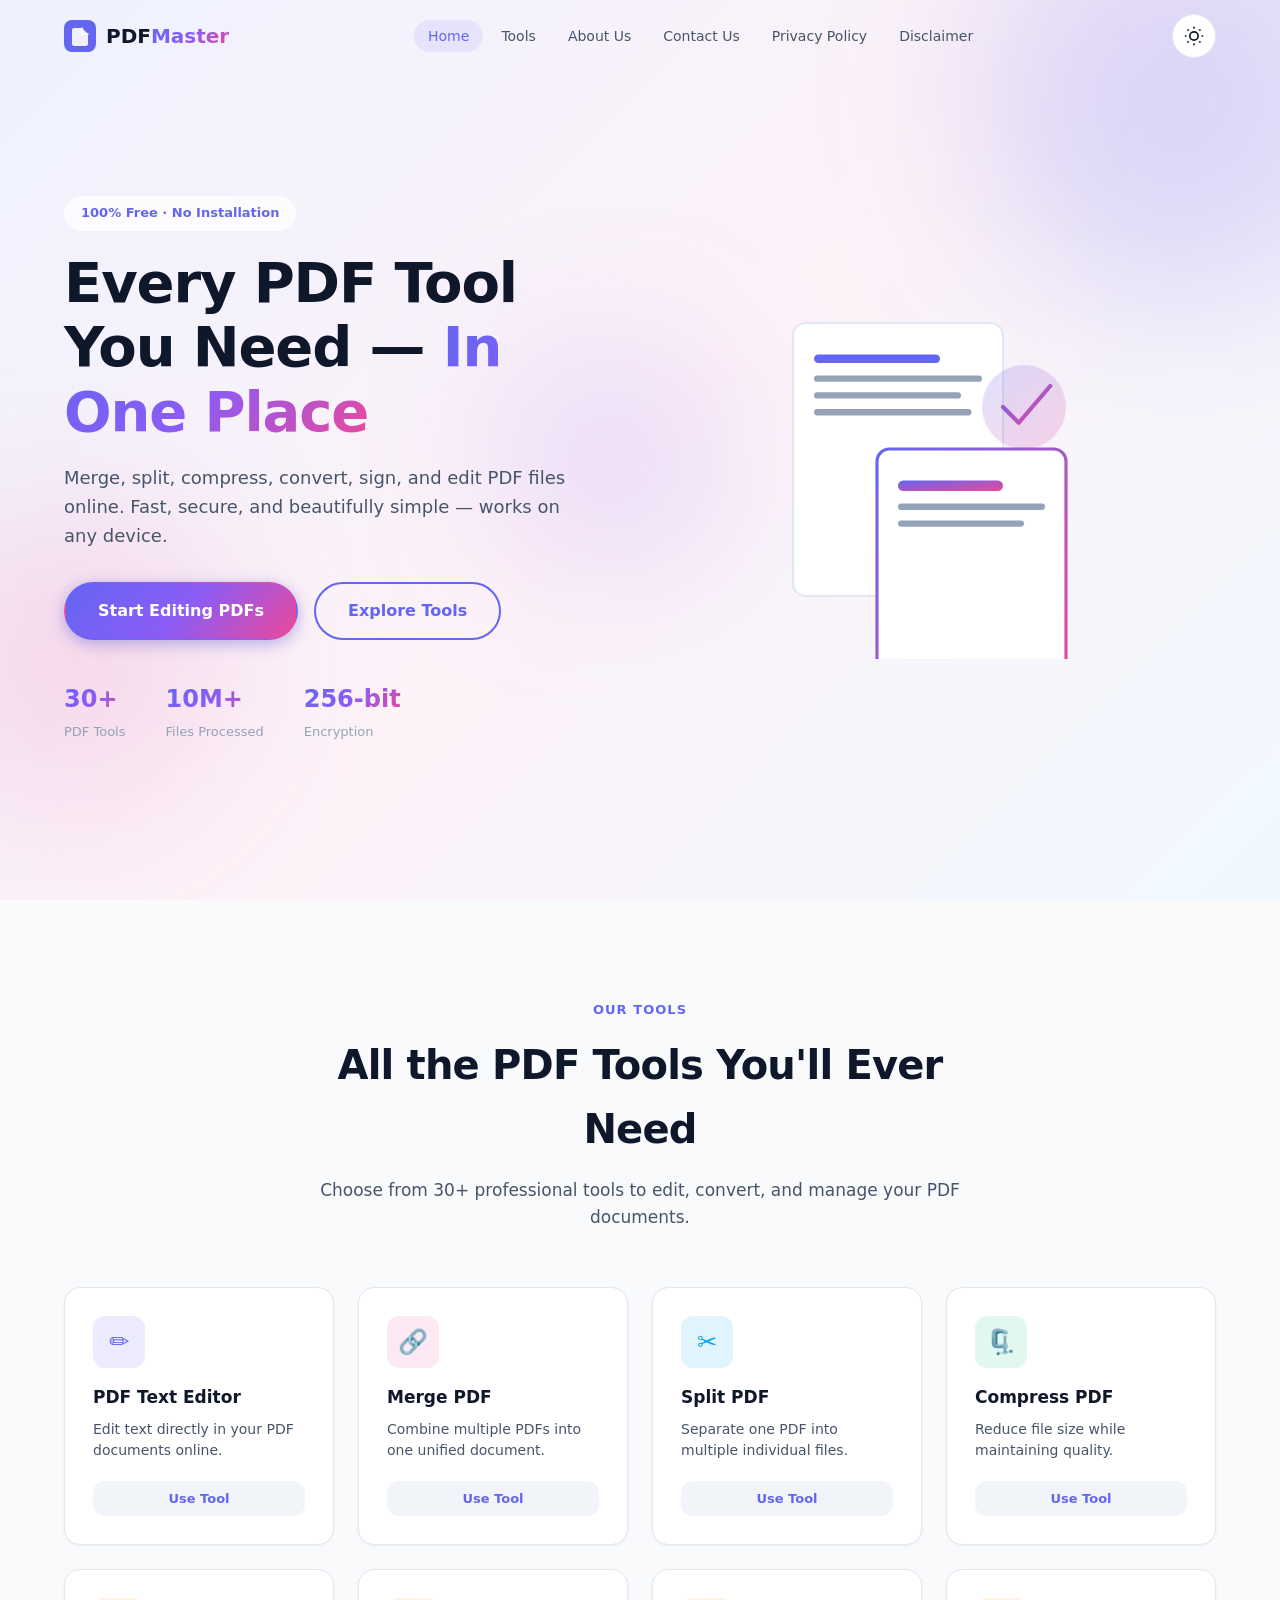
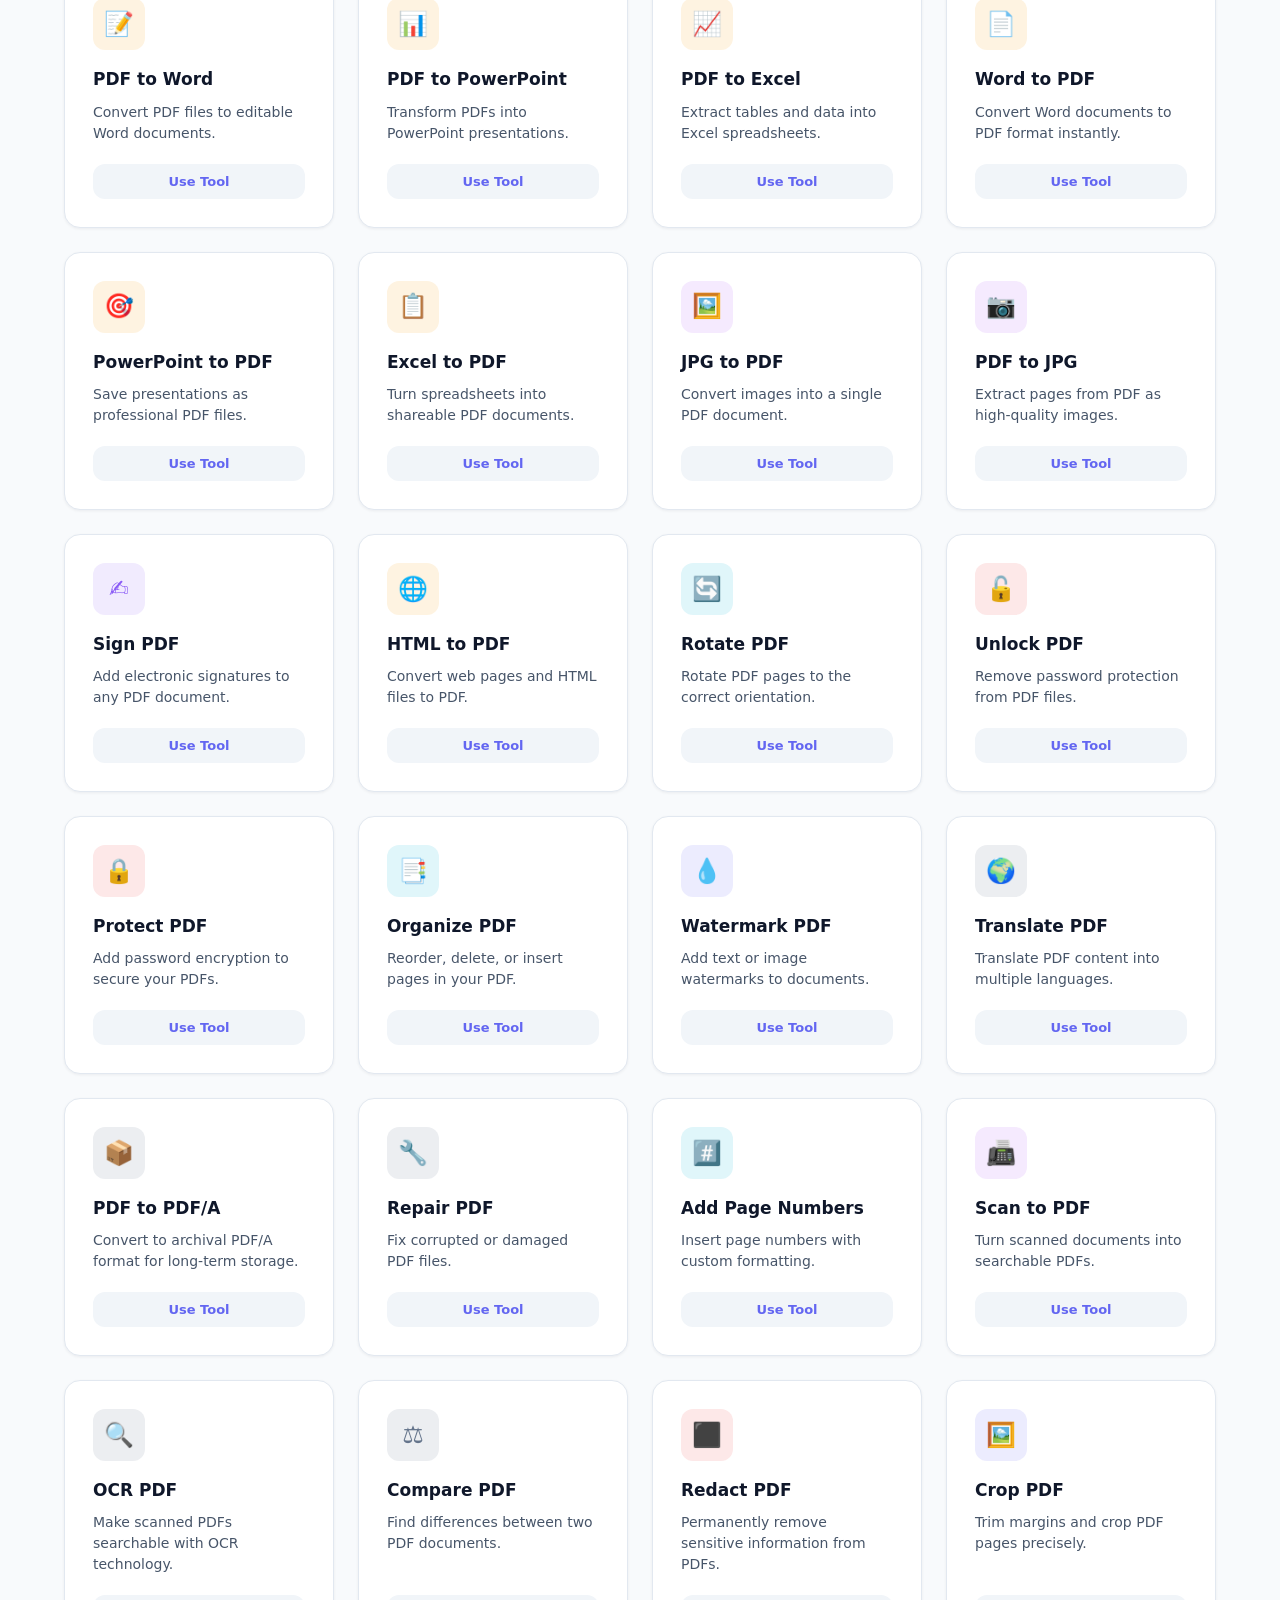
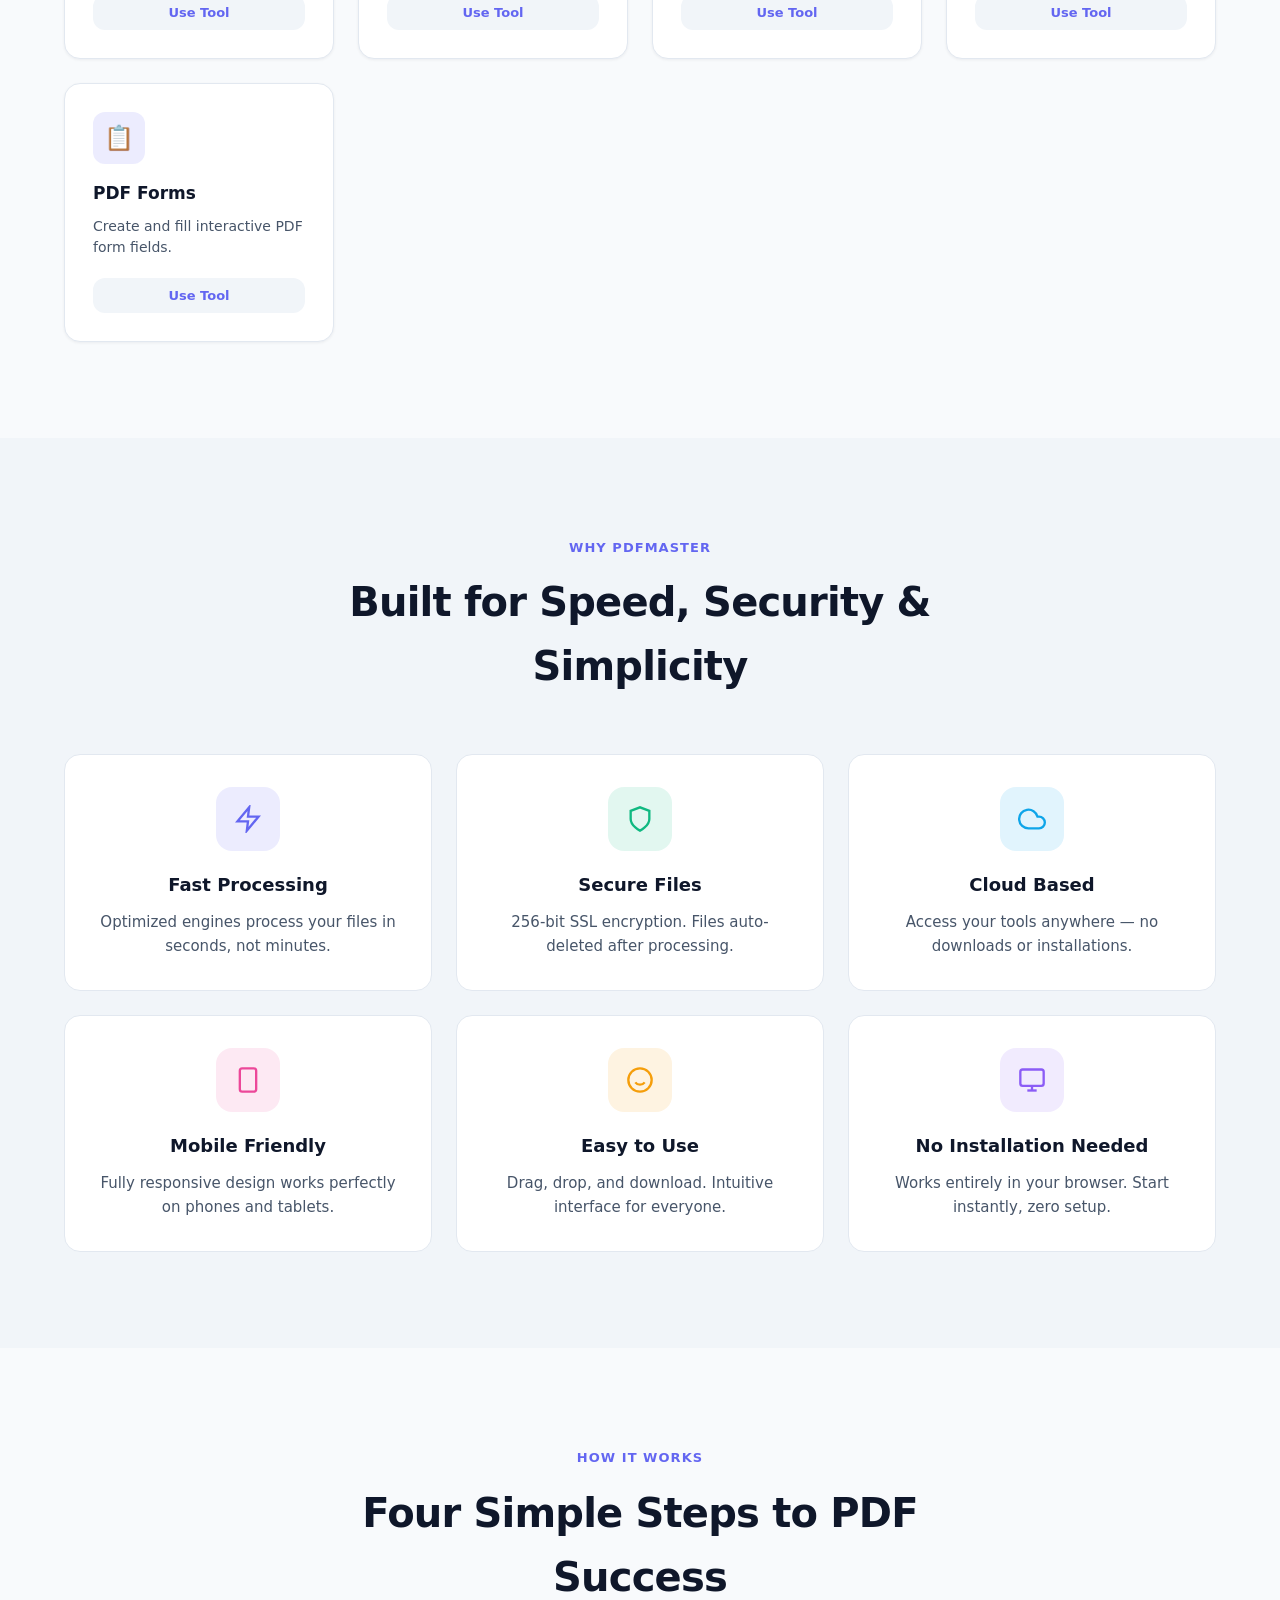
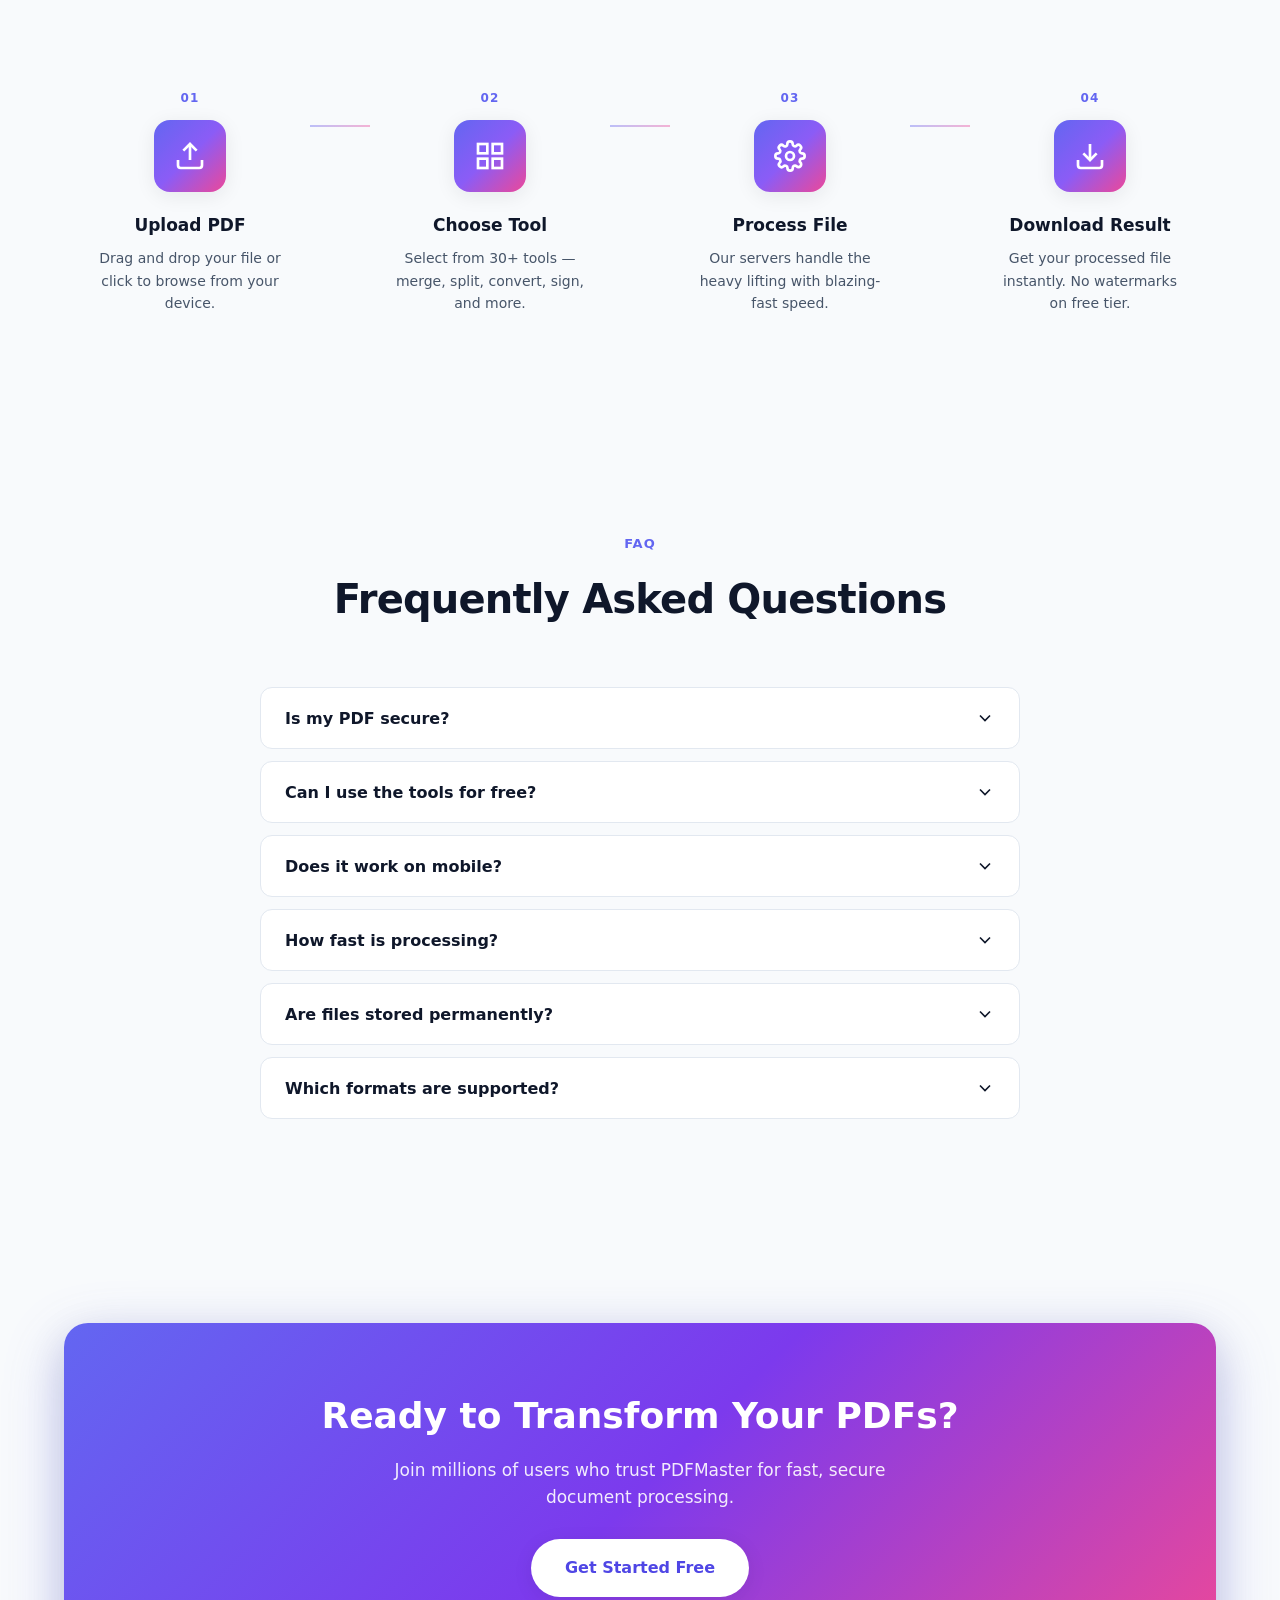
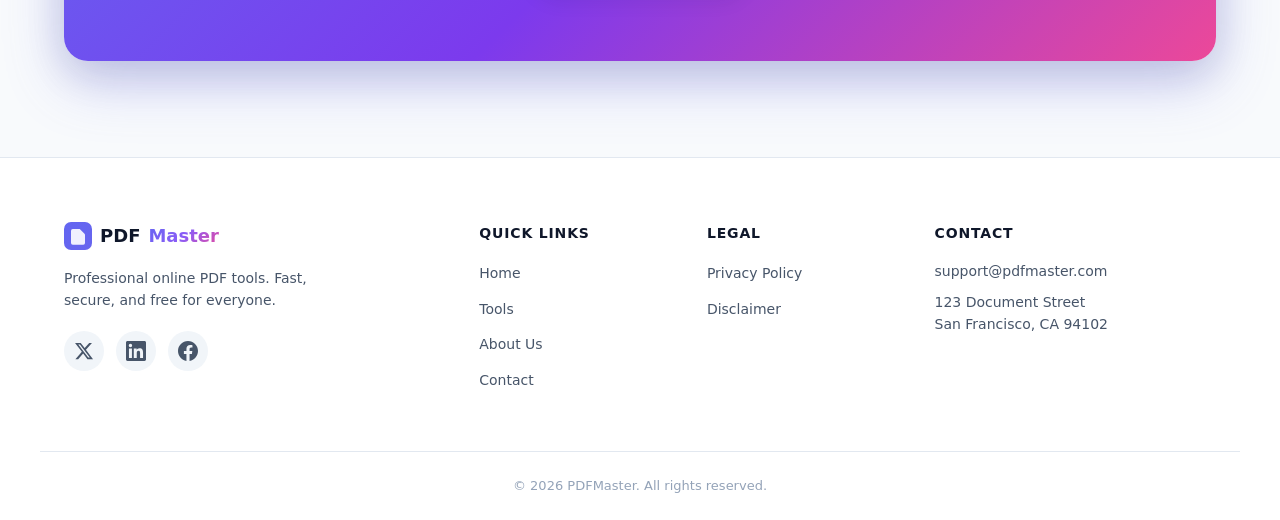
<file: index.html>
<!DOCTYPE html>
<html lang="en" data-theme="light">
<head>
  <meta charset="UTF-8">
  <meta name="viewport" content="width=device-width, initial-scale=1.0">
  <meta name="description" content="PDFMaster — Free online PDF tools. Merge, split, compress, convert, sign, and edit PDFs securely in your browser.">
  <meta name="keywords" content="PDF editor, merge PDF, split PDF, compress PDF, convert PDF, online PDF tools">
  <meta name="author" content="PDFMaster">
  <meta name="robots" content="index, follow">
  <title>PDFMaster — Free Online PDF Tools</title>
  <link rel="stylesheet" href="style.css">
  <link rel="icon" href="data:image/svg+xml,<svg xmlns='http://www.w3.org/2000/svg' viewBox='0 0 100 100'><text y='.9em' font-size='90'>📄</text></svg>">
</head>
<body>
  <!-- Sticky Navigation -->
  <header class="header" id="header">
    <nav class="nav container" aria-label="Main navigation">
      <a href="index.html" class="nav__logo" aria-label="PDFMaster Home">
        <span class="nav__logo-icon" aria-hidden="true">
          <svg width="32" height="32" viewBox="0 0 32 32" fill="none"><rect width="32" height="32" rx="8" fill="url(#logoGrad)"/><path d="M10 8h8l6 6v10a2 2 0 01-2 2H10a2 2 0 01-2-2V10a2 2 0 012-2z" fill="white" opacity=".9"/><path d="M18 8v6h6" stroke="white" stroke-width="1.5" stroke-linecap="round"/><defs><linearGradient id="logoGrad" x1="0" y1="0" x2="32" y2="32"><stop stop-color="#6366f1"/><stop offset="1" stop-color="#ec4899"/></linearGradient></defs></svg>
        </span>
        <span class="nav__logo-text">PDF<span class="text-gradient">Master</span></span>
      </a>

      <ul class="nav__menu" id="navMenu">
        <li><a href="index.html" class="nav__link active">Home</a></li>
        <li><a href="#tools" class="nav__link">Tools</a></li>
        <li><a href="about.html" class="nav__link">About Us</a></li>
        <li><a href="contact.html" class="nav__link">Contact Us</a></li>
        <li><a href="privacy-policy.html" class="nav__link">Privacy Policy</a></li>
        <li><a href="disclaimer.html" class="nav__link">Disclaimer</a></li>
      </ul>

      <div class="nav__actions">
        <button class="theme-toggle" id="themeToggle" aria-label="Toggle dark mode" title="Toggle theme">
          <svg class="icon-sun" width="20" height="20" viewBox="0 0 24 24" fill="none" stroke="currentColor" stroke-width="2"><circle cx="12" cy="12" r="5"/><path d="M12 1v2M12 21v2M4.22 4.22l1.42 1.42M18.36 18.36l1.42 1.42M1 12h2M21 12h2M4.22 19.78l1.42-1.42M18.36 5.64l1.42-1.42"/></svg>
          <svg class="icon-moon" width="20" height="20" viewBox="0 0 24 24" fill="none" stroke="currentColor" stroke-width="2"><path d="M21 12.79A9 9 0 1111.21 3 7 7 0 0021 12.79z"/></svg>
        </button>
        <button class="nav__hamburger" id="navToggle" aria-label="Open menu" aria-expanded="false">
          <span></span><span></span><span></span>
        </button>
      </div>
    </nav>
  </header>

  <main>
    <!-- Hero Section -->
    <section class="hero" id="home">
      <div class="hero__bg-shapes" aria-hidden="true">
        <div class="shape shape--1"></div>
        <div class="shape shape--2"></div>
        <div class="shape shape--3"></div>
      </div>
      <div class="container hero__grid">
        <div class="hero__content reveal">
          <span class="hero__badge">100% Free · No Installation</span>
          <h1 class="hero__title">Every PDF Tool You Need — <span class="text-gradient">In One Place</span></h1>
          <p class="hero__desc">Merge, split, compress, convert, sign, and edit PDF files online. Fast, secure, and beautifully simple — works on any device.</p>
          <div class="hero__cta">
            <a href="#tools" class="btn btn--primary btn--lg">Start Editing PDFs</a>
            <a href="#tools" class="btn btn--outline btn--lg">Explore Tools</a>
          </div>
          <div class="hero__stats">
            <div class="hero__stat"><strong>30+</strong><span>PDF Tools</span></div>
            <div class="hero__stat"><strong>10M+</strong><span>Files Processed</span></div>
            <div class="hero__stat"><strong>256-bit</strong><span>Encryption</span></div>
          </div>
        </div>
        <div class="hero__visual reveal reveal--delay">
          <div class="hero__illustration">
            <svg viewBox="0 0 400 360" fill="none" xmlns="http://www.w3.org/2000/svg" aria-hidden="true">
              <rect x="60" y="40" width="200" height="260" rx="12" fill="var(--card-bg)" stroke="var(--border)" stroke-width="2"/>
              <rect x="80" y="70" width="120" height="8" rx="4" fill="var(--primary)"/>
              <rect x="80" y="90" width="160" height="6" rx="3" fill="var(--text-muted)"/>
              <rect x="80" y="106" width="140" height="6" rx="3" fill="var(--text-muted)"/>
              <rect x="80" y="122" width="150" height="6" rx="3" fill="var(--text-muted)"/>
              <rect x="140" y="160" width="180" height="240" rx="12" fill="var(--card-bg)" stroke="url(#heroGrad)" stroke-width="3" class="hero-doc-float"/>
              <rect x="160" y="190" width="100" height="10" rx="5" fill="url(#heroGrad)"/>
              <rect x="160" y="212" width="140" height="6" rx="3" fill="var(--text-muted)"/>
              <rect x="160" y="228" width="120" height="6" rx="3" fill="var(--text-muted)"/>
              <circle cx="280" cy="120" r="40" fill="url(#heroGrad)" opacity=".2"/>
              <path d="M260 120l15 15 30-35" stroke="url(#heroGrad)" stroke-width="4" stroke-linecap="round" stroke-linejoin="round"/>
              <defs><linearGradient id="heroGrad" x1="0" y1="0" x2="1" y2="1"><stop stop-color="#6366f1"/><stop offset="1" stop-color="#ec4899"/></linearGradient></defs>
            </svg>
          </div>
        </div>
      </div>
    </section>

    <!-- PDF Tools Section -->
    <section class="tools section" id="tools">
      <div class="container">
        <div class="section__header reveal">
          <span class="section__label">Our Tools</span>
          <h2 class="section__title">All the PDF Tools You'll Ever Need</h2>
          <p class="section__desc">Choose from 30+ professional tools to edit, convert, and manage your PDF documents.</p>
        </div>
        <div class="tools__grid" id="toolsGrid">
          <!-- Tools injected by script.js for maintainability; fallback in HTML -->
        </div>
      </div>
    </section>

    <!-- Features Section -->
    <section class="features section" id="features">
      <div class="container">
        <div class="section__header reveal">
          <span class="section__label">Why PDFMaster</span>
          <h2 class="section__title">Built for Speed, Security & Simplicity</h2>
        </div>
        <div class="features__grid">
          <article class="feature-card reveal">
            <div class="feature-card__icon feature-card__icon--speed">
              <svg width="28" height="28" viewBox="0 0 24 24" fill="none" stroke="currentColor" stroke-width="2"><path d="M13 2L3 14h9l-1 8 10-12h-9l1-8z"/></svg>
            </div>
            <h3>Fast Processing</h3>
            <p>Optimized engines process your files in seconds, not minutes.</p>
          </article>
          <article class="feature-card reveal reveal--delay">
            <div class="feature-card__icon feature-card__icon--secure">
              <svg width="28" height="28" viewBox="0 0 24 24" fill="none" stroke="currentColor" stroke-width="2"><path d="M12 22s8-4 8-10V5l-8-3-8 3v7c0 6 8 10 8 10z"/></svg>
            </div>
            <h3>Secure Files</h3>
            <p>256-bit SSL encryption. Files auto-deleted after processing.</p>
          </article>
          <article class="feature-card reveal reveal--delay-2">
            <div class="feature-card__icon feature-card__icon--cloud">
              <svg width="28" height="28" viewBox="0 0 24 24" fill="none" stroke="currentColor" stroke-width="2"><path d="M18 10h-1.26A8 8 0 109 20h9a5 5 0 000-10z"/></svg>
            </div>
            <h3>Cloud Based</h3>
            <p>Access your tools anywhere — no downloads or installations.</p>
          </article>
          <article class="feature-card reveal">
            <div class="feature-card__icon feature-card__icon--mobile">
              <svg width="28" height="28" viewBox="0 0 24 24" fill="none" stroke="currentColor" stroke-width="2"><rect x="5" y="2" width="14" height="20" rx="2"/><line x1="12" y1="18" x2="12.01" y2="18"/></svg>
            </div>
            <h3>Mobile Friendly</h3>
            <p>Fully responsive design works perfectly on phones and tablets.</p>
          </article>
          <article class="feature-card reveal reveal--delay">
            <div class="feature-card__icon feature-card__icon--easy">
              <svg width="28" height="28" viewBox="0 0 24 24" fill="none" stroke="currentColor" stroke-width="2"><circle cx="12" cy="12" r="10"/><path d="M8 14s1.5 2 4 2 4-2 4-2"/><line x1="9" y1="9" x2="9.01" y2="9"/><line x1="15" y1="9" x2="15.01" y2="9"/></svg>
            </div>
            <h3>Easy to Use</h3>
            <p>Drag, drop, and download. Intuitive interface for everyone.</p>
          </article>
          <article class="feature-card reveal reveal--delay-2">
            <div class="feature-card__icon feature-card__icon--install">
              <svg width="28" height="28" viewBox="0 0 24 24" fill="none" stroke="currentColor" stroke-width="2"><rect x="2" y="3" width="20" height="14" rx="2"/><line x1="8" y1="21" x2="16" y2="21"/><line x1="12" y1="17" x2="12" y2="21"/></svg>
            </div>
            <h3>No Installation Needed</h3>
            <p>Works entirely in your browser. Start instantly, zero setup.</p>
          </article>
        </div>
      </div>
    </section>

    <!-- How It Works -->
    <section class="how-it-works section" id="how-it-works">
      <div class="container">
        <div class="section__header reveal">
          <span class="section__label">How It Works</span>
          <h2 class="section__title">Four Simple Steps to PDF Success</h2>
        </div>
        <div class="steps">
          <div class="step reveal">
            <div class="step__number">01</div>
            <div class="step__icon">
              <svg width="32" height="32" viewBox="0 0 24 24" fill="none" stroke="currentColor" stroke-width="2"><path d="M21 15v4a2 2 0 01-2 2H5a2 2 0 01-2-2v-4"/><polyline points="17 8 12 3 7 8"/><line x1="12" y1="3" x2="12" y2="15"/></svg>
            </div>
            <h3>Upload PDF</h3>
            <p>Drag and drop your file or click to browse from your device.</p>
          </div>
          <div class="step-connector" aria-hidden="true"></div>
          <div class="step reveal reveal--delay">
            <div class="step__number">02</div>
            <div class="step__icon">
              <svg width="32" height="32" viewBox="0 0 24 24" fill="none" stroke="currentColor" stroke-width="2"><rect x="3" y="3" width="7" height="7"/><rect x="14" y="3" width="7" height="7"/><rect x="14" y="14" width="7" height="7"/><rect x="3" y="14" width="7" height="7"/></svg>
            </div>
            <h3>Choose Tool</h3>
            <p>Select from 30+ tools — merge, split, convert, sign, and more.</p>
          </div>
          <div class="step-connector" aria-hidden="true"></div>
          <div class="step reveal reveal--delay-2">
            <div class="step__number">03</div>
            <div class="step__icon">
              <svg width="32" height="32" viewBox="0 0 24 24" fill="none" stroke="currentColor" stroke-width="2"><circle cx="12" cy="12" r="3"/><path d="M19.4 15a1.65 1.65 0 00.33 1.82l.06.06a2 2 0 010 2.83 2 2 0 01-2.83 0l-.06-.06a1.65 1.65 0 00-1.82-.33 1.65 1.65 0 00-1 1.51V21a2 2 0 01-4 0v-.09A1.65 1.65 0 009 19.4a1.65 1.65 0 00-1.82.33l-.06.06a2 2 0 01-2.83-2.83l.06-.06A1.65 1.65 0 004.68 15a1.65 1.65 0 00-1.51-1H3a2 2 0 010-4h.09A1.65 1.65 0 004.6 9a1.65 1.65 0 00-.33-1.82l-.06-.06a2 2 0 012.83-2.83l.06.06A1.65 1.65 0 009 4.68a1.65 1.65 0 001-1.51V3a2 2 0 014 0v.09a1.65 1.65 0 001 1.51 1.65 1.65 0 001.82-.33l.06-.06a2 2 0 012.83 2.83l-.06.06A1.65 1.65 0 0019.4 9a1.65 1.65 0 001.51 1H21a2 2 0 010 4h-.09a1.65 1.65 0 00-1.51 1z"/></svg>
            </div>
            <h3>Process File</h3>
            <p>Our servers handle the heavy lifting with blazing-fast speed.</p>
          </div>
          <div class="step-connector" aria-hidden="true"></div>
          <div class="step reveal reveal--delay-3">
            <div class="step__number">04</div>
            <div class="step__icon">
              <svg width="32" height="32" viewBox="0 0 24 24" fill="none" stroke="currentColor" stroke-width="2"><path d="M21 15v4a2 2 0 01-2 2H5a2 2 0 01-2-2v-4"/><polyline points="7 10 12 15 17 10"/><line x1="12" y1="15" x2="12" y2="3"/></svg>
            </div>
            <h3>Download Result</h3>
            <p>Get your processed file instantly. No watermarks on free tier.</p>
          </div>
        </div>
      </div>
    </section>

    <!-- FAQ Section -->
    <section class="faq section" id="faq">
      <div class="container">
        <div class="section__header reveal">
          <span class="section__label">FAQ</span>
          <h2 class="section__title">Frequently Asked Questions</h2>
        </div>
        <div class="faq__list" id="faqList">
          <div class="faq__item">
            <button class="faq__question" aria-expanded="false">
              <span>Is my PDF secure?</span>
              <svg class="faq__chevron" width="20" height="20" viewBox="0 0 24 24" fill="none" stroke="currentColor" stroke-width="2"><polyline points="6 9 12 15 18 9"/></svg>
            </button>
            <div class="faq__answer">
              <p>Yes. All transfers use 256-bit SSL encryption. Your files are automatically deleted from our servers within one hour of processing. We never share your documents with third parties.</p>
            </div>
          </div>
          <div class="faq__item">
            <button class="faq__question" aria-expanded="false">
              <span>Can I use the tools for free?</span>
              <svg class="faq__chevron" width="20" height="20" viewBox="0 0 24 24" fill="none" stroke="currentColor" stroke-width="2"><polyline points="6 9 12 15 18 9"/></svg>
            </button>
            <div class="faq__answer">
              <p>Absolutely. All core PDF tools are free to use with reasonable file size limits. Premium plans unlock larger files, batch processing, and priority speed.</p>
            </div>
          </div>
          <div class="faq__item">
            <button class="faq__question" aria-expanded="false">
              <span>Does it work on mobile?</span>
              <svg class="faq__chevron" width="20" height="20" viewBox="0 0 24 24" fill="none" stroke="currentColor" stroke-width="2"><polyline points="6 9 12 15 18 9"/></svg>
            </button>
            <div class="faq__answer">
              <p>Yes. PDFMaster is fully responsive and works on iOS, Android, tablets, and all modern browsers including Chrome, Safari, Firefox, and Edge.</p>
            </div>
          </div>
          <div class="faq__item">
            <button class="faq__question" aria-expanded="false">
              <span>How fast is processing?</span>
              <svg class="faq__chevron" width="20" height="20" viewBox="0 0 24 24" fill="none" stroke="currentColor" stroke-width="2"><polyline points="6 9 12 15 18 9"/></svg>
            </button>
            <div class="faq__answer">
              <p>Most operations complete in under 30 seconds depending on file size. Compress and merge operations on typical documents finish in just a few seconds.</p>
            </div>
          </div>
          <div class="faq__item">
            <button class="faq__question" aria-expanded="false">
              <span>Are files stored permanently?</span>
              <svg class="faq__chevron" width="20" height="20" viewBox="0 0 24 24" fill="none" stroke="currentColor" stroke-width="2"><polyline points="6 9 12 15 18 9"/></svg>
            </button>
            <div class="faq__answer">
              <p>No. Files are temporarily stored only during processing and are permanently deleted within 60 minutes. We do not retain copies of your documents.</p>
            </div>
          </div>
          <div class="faq__item">
            <button class="faq__question" aria-expanded="false">
              <span>Which formats are supported?</span>
              <svg class="faq__chevron" width="20" height="20" viewBox="0 0 24 24" fill="none" stroke="currentColor" stroke-width="2"><polyline points="6 9 12 15 18 9"/></svg>
            </button>
            <div class="faq__answer">
              <p>We support PDF, Word (.docx), Excel (.xlsx), PowerPoint (.pptx), JPG, PNG, HTML, and PDF/A. Additional formats are added regularly based on user demand.</p>
            </div>
          </div>
        </div>
      </div>
    </section>

    <!-- CTA Banner -->
    <section class="cta-banner section">
      <div class="container">
        <div class="cta-banner__inner reveal">
          <h2>Ready to Transform Your PDFs?</h2>
          <p>Join millions of users who trust PDFMaster for fast, secure document processing.</p>
          <a href="#tools" class="btn btn--white btn--lg">Get Started Free</a>
        </div>
      </div>
    </section>
  </main>

  <!-- Footer -->
  <footer class="footer">
    <div class="container footer__grid">
      <div class="footer__brand">
        <a href="index.html" class="footer__logo">
          <span class="nav__logo-icon" aria-hidden="true">
            <svg width="28" height="28" viewBox="0 0 32 32" fill="none"><rect width="32" height="32" rx="8" fill="url(#logoGrad2)"/><path d="M10 8h8l6 6v10a2 2 0 01-2 2H10a2 2 0 01-2-2V10a2 2 0 012-2z" fill="white" opacity=".9"/><defs><linearGradient id="logoGrad2" x1="0" y1="0" x2="32" y2="32"><stop stop-color="#6366f1"/><stop offset="1" stop-color="#ec4899"/></linearGradient></defs></svg>
          </span>
          PDF<span class="text-gradient">Master</span>
        </a>
        <p>Professional online PDF tools. Fast, secure, and free for everyone.</p>
        <div class="footer__social">
          <a href="#" aria-label="Twitter"><svg width="20" height="20" viewBox="0 0 24 24" fill="currentColor"><path d="M18.244 2.25h3.308l-7.227 8.26 8.502 11.24H16.17l-5.214-6.817L4.99 21.75H1.68l7.73-8.835L1.254 2.25H8.08l4.713 6.231zm-1.161 17.52h1.833L7.084 4.126H5.117z"/></svg></a>
          <a href="#" aria-label="LinkedIn"><svg width="20" height="20" viewBox="0 0 24 24" fill="currentColor"><path d="M20.447 20.452h-3.554v-5.569c0-1.328-.027-3.037-1.852-3.037-1.853 0-2.136 1.445-2.136 2.939v5.667H9.351V9h3.414v1.561h.046c.477-.9 1.637-1.85 3.37-1.85 3.601 0 4.267 2.37 4.267 5.455v6.286zM5.337 7.433a2.062 2.062 0 01-2.063-2.065 2.064 2.064 0 112.063 2.065zm1.782 13.019H3.555V9h3.564v11.452zM22.225 0H1.771C.792 0 0 .774 0 1.729v20.542C0 23.227.792 24 1.771 24h20.451C23.2 24 24 23.227 24 22.271V1.729C24 .774 23.2 0 22.222 0h.003z"/></svg></a>
          <a href="#" aria-label="Facebook"><svg width="20" height="20" viewBox="0 0 24 24" fill="currentColor"><path d="M24 12.073c0-6.627-5.373-12-12-12s-12 5.373-12 12c0 5.99 4.388 10.954 10.125 11.854v-8.385H7.078v-3.47h3.047V9.43c0-3.007 1.792-4.669 4.533-4.669 1.312 0 2.686.235 2.686.235v2.953H15.83c-1.491 0-1.956.925-1.956 1.874v2.25h3.328l-.532 3.47h-2.796v8.385C19.612 23.027 24 18.062 24 12.073z"/></svg></a>
        </div>
      </div>
      <div class="footer__links">
        <h4>Quick Links</h4>
        <ul>
          <li><a href="index.html">Home</a></li>
          <li><a href="#tools">Tools</a></li>
          <li><a href="about.html">About Us</a></li>
          <li><a href="contact.html">Contact</a></li>
        </ul>
      </div>
      <div class="footer__links">
        <h4>Legal</h4>
        <ul>
          <li><a href="privacy-policy.html">Privacy Policy</a></li>
          <li><a href="disclaimer.html">Disclaimer</a></li>
        </ul>
      </div>
      <div class="footer__contact">
        <h4>Contact</h4>
        <p><a href="mailto:support@pdfmaster.com">support@pdfmaster.com</a></p>
        <p>123 Document Street<br>San Francisco, CA 94102</p>
      </div>
    </div>
    <div class="footer__bottom container">
      <p>&copy; 2026 PDFMaster. All rights reserved.</p>
    </div>
  </footer>

  <script src="script.js"></script>
</body>
</html>
</file>
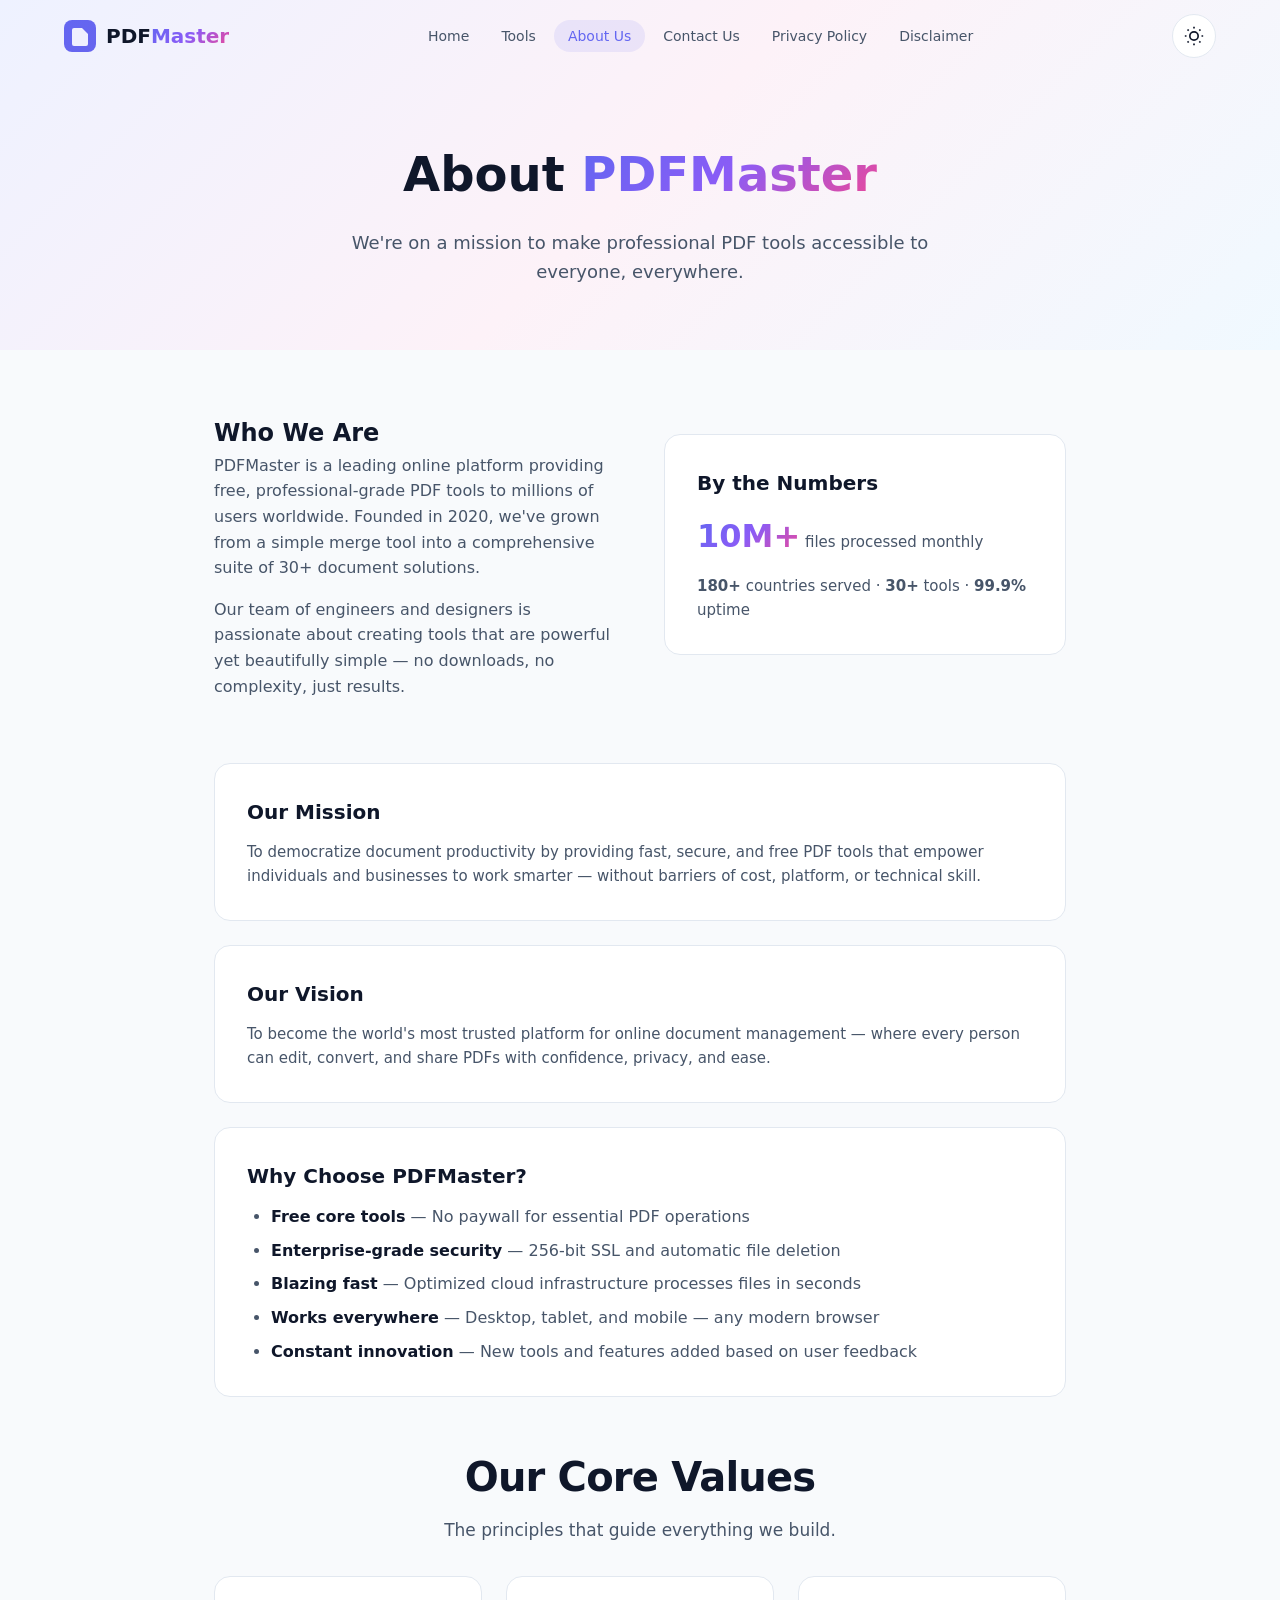
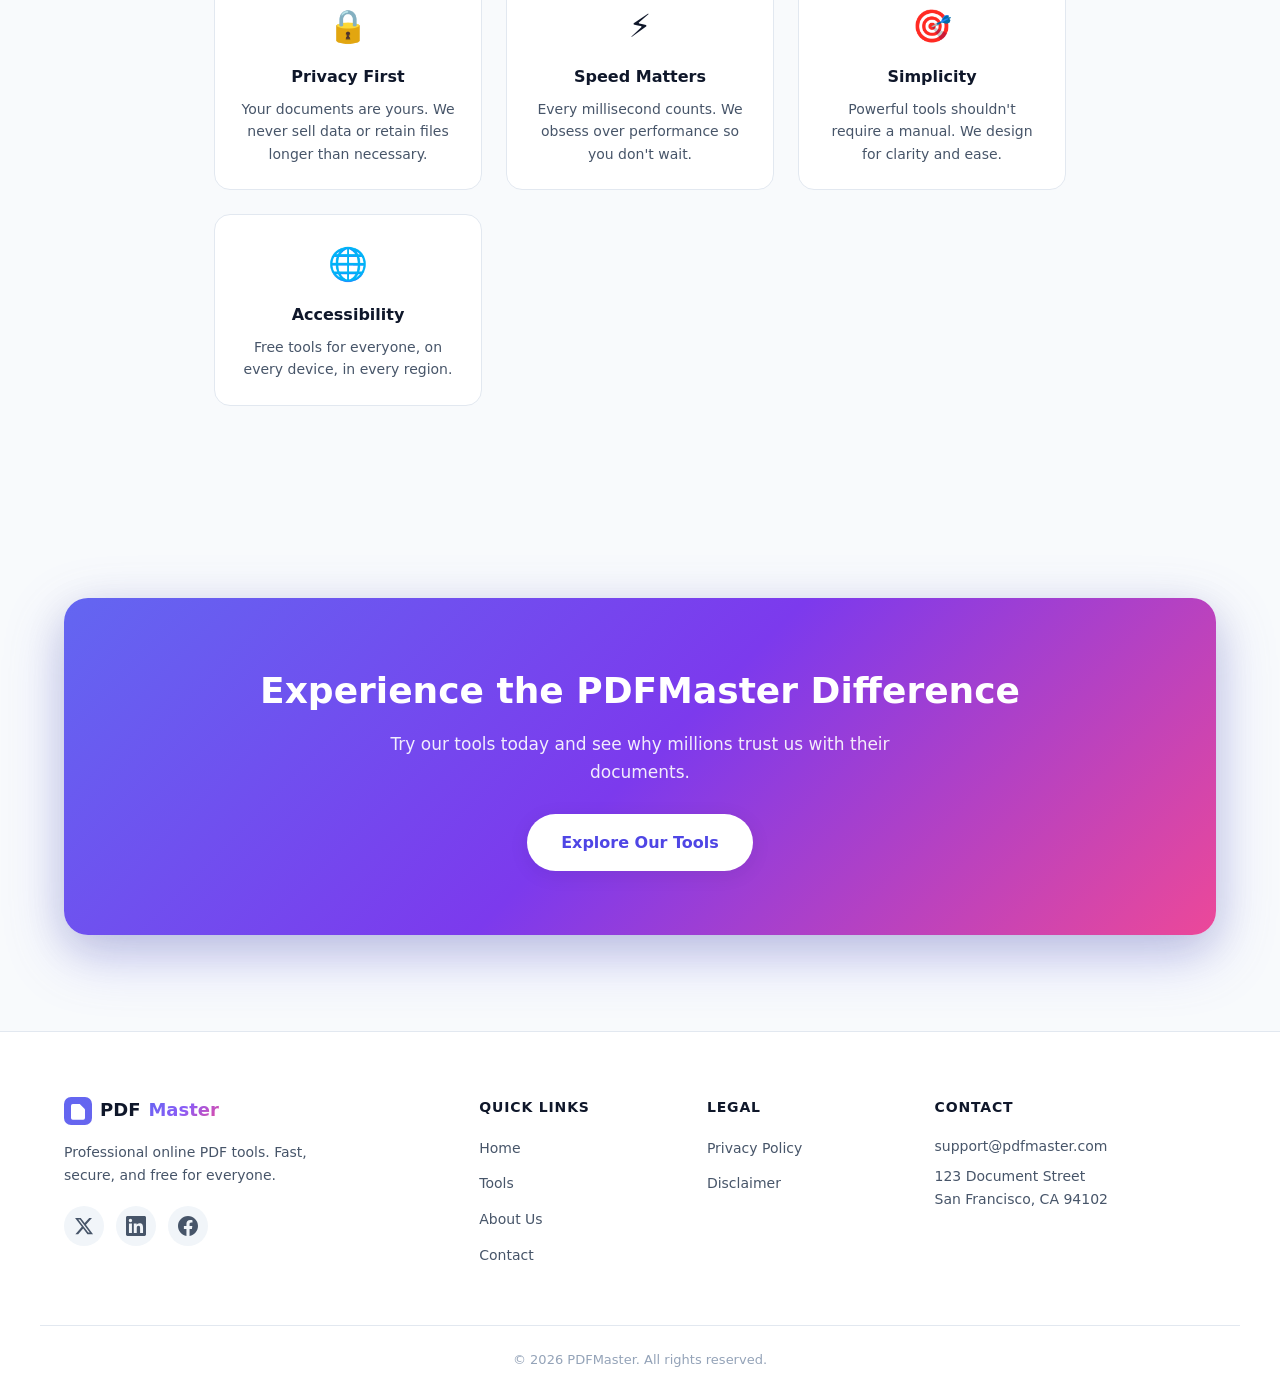
<file: about.html>
<!DOCTYPE html>
<html lang="en" data-theme="light">
<head>
  <meta charset="UTF-8">
  <meta name="viewport" content="width=device-width, initial-scale=1.0">
  <meta name="description" content="Learn about PDFMaster — our mission, vision, and commitment to providing the best free online PDF tools.">
  <title>About Us — PDFMaster</title>
  <link rel="stylesheet" href="style.css">
</head>
<body>
  <header class="header scrolled" id="header">
    <nav class="nav container" aria-label="Main navigation">
      <a href="index.html" class="nav__logo" aria-label="PDFMaster Home">
        <span class="nav__logo-icon" aria-hidden="true">
          <svg width="32" height="32" viewBox="0 0 32 32" fill="none"><rect width="32" height="32" rx="8" fill="url(#logoGrad)"/><path d="M10 8h8l6 6v10a2 2 0 01-2 2H10a2 2 0 01-2-2V10a2 2 0 012-2z" fill="white" opacity=".9"/><defs><linearGradient id="logoGrad" x1="0" y1="0" x2="32" y2="32"><stop stop-color="#6366f1"/><stop offset="1" stop-color="#ec4899"/></linearGradient></defs></svg>
        </span>
        <span class="nav__logo-text">PDF<span class="text-gradient">Master</span></span>
      </a>
      <ul class="nav__menu" id="navMenu">
        <li><a href="index.html" class="nav__link">Home</a></li>
        <li><a href="index.html#tools" class="nav__link">Tools</a></li>
        <li><a href="about.html" class="nav__link active">About Us</a></li>
        <li><a href="contact.html" class="nav__link">Contact Us</a></li>
        <li><a href="privacy-policy.html" class="nav__link">Privacy Policy</a></li>
        <li><a href="disclaimer.html" class="nav__link">Disclaimer</a></li>
      </ul>
      <div class="nav__actions">
        <button class="theme-toggle" id="themeToggle" aria-label="Toggle dark mode"><svg class="icon-sun" width="20" height="20" viewBox="0 0 24 24" fill="none" stroke="currentColor" stroke-width="2"><circle cx="12" cy="12" r="5"/><path d="M12 1v2M12 21v2M4.22 4.22l1.42 1.42M18.36 18.36l1.42 1.42M1 12h2M21 12h2M4.22 19.78l1.42-1.42M18.36 5.64l1.42-1.42"/></svg><svg class="icon-moon" width="20" height="20" viewBox="0 0 24 24" fill="none" stroke="currentColor" stroke-width="2"><path d="M21 12.79A9 9 0 1111.21 3 7 7 0 0021 12.79z"/></svg></button>
        <button class="nav__hamburger" id="navToggle" aria-label="Open menu" aria-expanded="false"><span></span><span></span><span></span></button>
      </div>
    </nav>
  </header>

  <main>
    <section class="page-hero">
      <div class="container reveal">
        <h1>About <span class="text-gradient">PDFMaster</span></h1>
        <p>We're on a mission to make professional PDF tools accessible to everyone, everywhere.</p>
      </div>
    </section>

    <section class="page-content">
      <div class="container">
        <div class="about-grid reveal">
          <div>
            <h2>Who We Are</h2>
            <p style="color:var(--text-secondary);margin-bottom:16px">PDFMaster is a leading online platform providing free, professional-grade PDF tools to millions of users worldwide. Founded in 2020, we've grown from a simple merge tool into a comprehensive suite of 30+ document solutions.</p>
            <p style="color:var(--text-secondary)">Our team of engineers and designers is passionate about creating tools that are powerful yet beautifully simple — no downloads, no complexity, just results.</p>
          </div>
          <div class="about-card">
            <h3>By the Numbers</h3>
            <p><strong style="font-size:2rem;background:var(--gradient-primary);-webkit-background-clip:text;-webkit-text-fill-color:transparent">10M+</strong> files processed monthly</p>
            <p style="margin-top:12px;color:var(--text-secondary)"><strong>180+</strong> countries served · <strong>30+</strong> tools · <strong>99.9%</strong> uptime</p>
          </div>
        </div>

        <div class="about-card reveal">
          <h2>Our Mission</h2>
          <p>To democratize document productivity by providing fast, secure, and free PDF tools that empower individuals and businesses to work smarter — without barriers of cost, platform, or technical skill.</p>
        </div>

        <div class="about-card reveal">
          <h2>Our Vision</h2>
          <p>To become the world's most trusted platform for online document management — where every person can edit, convert, and share PDFs with confidence, privacy, and ease.</p>
        </div>

        <div class="about-card reveal">
          <h2>Why Choose PDFMaster?</h2>
          <ul style="list-style:disc;padding-left:24px;color:var(--text-secondary)">
            <li style="margin-bottom:8px"><strong style="color:var(--text)">Free core tools</strong> — No paywall for essential PDF operations</li>
            <li style="margin-bottom:8px"><strong style="color:var(--text)">Enterprise-grade security</strong> — 256-bit SSL and automatic file deletion</li>
            <li style="margin-bottom:8px"><strong style="color:var(--text)">Blazing fast</strong> — Optimized cloud infrastructure processes files in seconds</li>
            <li style="margin-bottom:8px"><strong style="color:var(--text)">Works everywhere</strong> — Desktop, tablet, and mobile — any modern browser</li>
            <li><strong style="color:var(--text)">Constant innovation</strong> — New tools and features added based on user feedback</li>
          </ul>
        </div>

        <h2 class="section__title reveal" style="text-align:center;margin:48px 0 8px">Our Core Values</h2>
        <p class="section__desc reveal" style="text-align:center;margin-bottom:32px">The principles that guide everything we build.</p>

        <div class="values-grid">
          <div class="value-item reveal">
            <div class="value-item__icon">🔒</div>
            <h4>Privacy First</h4>
            <p>Your documents are yours. We never sell data or retain files longer than necessary.</p>
          </div>
          <div class="value-item reveal reveal--delay">
            <div class="value-item__icon">⚡</div>
            <h4>Speed Matters</h4>
            <p>Every millisecond counts. We obsess over performance so you don't wait.</p>
          </div>
          <div class="value-item reveal reveal--delay-2">
            <div class="value-item__icon">🎯</div>
            <h4>Simplicity</h4>
            <p>Powerful tools shouldn't require a manual. We design for clarity and ease.</p>
          </div>
          <div class="value-item reveal">
            <div class="value-item__icon">🌐</div>
            <h4>Accessibility</h4>
            <p>Free tools for everyone, on every device, in every region.</p>
          </div>
        </div>
      </div>
    </section>

    <section class="cta-banner section">
      <div class="container">
        <div class="cta-banner__inner reveal">
          <h2>Experience the PDFMaster Difference</h2>
          <p>Try our tools today and see why millions trust us with their documents.</p>
          <a href="index.html#tools" class="btn btn--white btn--lg">Explore Our Tools</a>
        </div>
      </div>
    </section>
  </main>

  <footer class="footer">
    <div class="container footer__grid">
      <div class="footer__brand">
        <a href="index.html" class="footer__logo"><span class="nav__logo-icon"><svg width="28" height="28" viewBox="0 0 32 32" fill="none"><rect width="32" height="32" rx="8" fill="url(#lg)"/><path d="M10 8h8l6 6v10a2 2 0 01-2 2H10a2 2 0 01-2-2V10a2 2 0 012-2z" fill="white"/><defs><linearGradient id="lg" x1="0" y1="0" x2="32" y2="32"><stop stop-color="#6366f1"/><stop offset="1" stop-color="#ec4899"/></linearGradient></defs></svg></span>PDF<span class="text-gradient">Master</span></a>
        <p>Professional online PDF tools. Fast, secure, and free for everyone.</p>
        <div class="footer__social">
          <a href="#" aria-label="Twitter"><svg width="20" height="20" viewBox="0 0 24 24" fill="currentColor"><path d="M18.244 2.25h3.308l-7.227 8.26 8.502 11.24H16.17l-5.214-6.817L4.99 21.75H1.68l7.73-8.835L1.254 2.25H8.08l4.713 6.231zm-1.161 17.52h1.833L7.084 4.126H5.117z"/></svg></a>
          <a href="#" aria-label="LinkedIn"><svg width="20" height="20" viewBox="0 0 24 24" fill="currentColor"><path d="M20.447 20.452h-3.554v-5.569c0-1.328-.027-3.037-1.852-3.037-1.853 0-2.136 1.445-2.136 2.939v5.667H9.351V9h3.414v1.561h.046c.477-.9 1.637-1.85 3.37-1.85 3.601 0 4.267 2.37 4.267 5.455v6.286zM5.337 7.433a2.062 2.062 0 01-2.063-2.065 2.064 2.064 0 112.063 2.065zm1.782 13.019H3.555V9h3.564v11.452zM22.225 0H1.771C.792 0 0 .774 0 1.729v20.542C0 23.227.792 24 1.771 24h20.451C23.2 24 24 23.227 24 22.271V1.729C24 .774 23.2 0 22.222 0h.003z"/></svg></a>
          <a href="#" aria-label="Facebook"><svg width="20" height="20" viewBox="0 0 24 24" fill="currentColor"><path d="M24 12.073c0-6.627-5.373-12-12-12s-12 5.373-12 12c0 5.99 4.388 10.954 10.125 11.854v-8.385H7.078v-3.47h3.047V9.43c0-3.007 1.792-4.669 4.533-4.669 1.312 0 2.686.235 2.686.235v2.953H15.83c-1.491 0-1.956.925-1.956 1.874v2.25h3.328l-.532 3.47h-2.796v8.385C19.612 23.027 24 18.062 24 12.073z"/></svg></a>
        </div>
      </div>
      <div class="footer__links"><h4>Quick Links</h4><ul><li><a href="index.html">Home</a></li><li><a href="index.html#tools">Tools</a></li><li><a href="about.html">About Us</a></li><li><a href="contact.html">Contact</a></li></ul></div>
      <div class="footer__links"><h4>Legal</h4><ul><li><a href="privacy-policy.html">Privacy Policy</a></li><li><a href="disclaimer.html">Disclaimer</a></li></ul></div>
      <div class="footer__contact"><h4>Contact</h4><p><a href="mailto:support@pdfmaster.com">support@pdfmaster.com</a></p><p>123 Document Street<br>San Francisco, CA 94102</p></div>
    </div>
    <div class="footer__bottom container"><p>&copy; 2026 PDFMaster. All rights reserved.</p></div>
  </footer>
  <script src="script.js"></script>
</body>
</html>
</file>
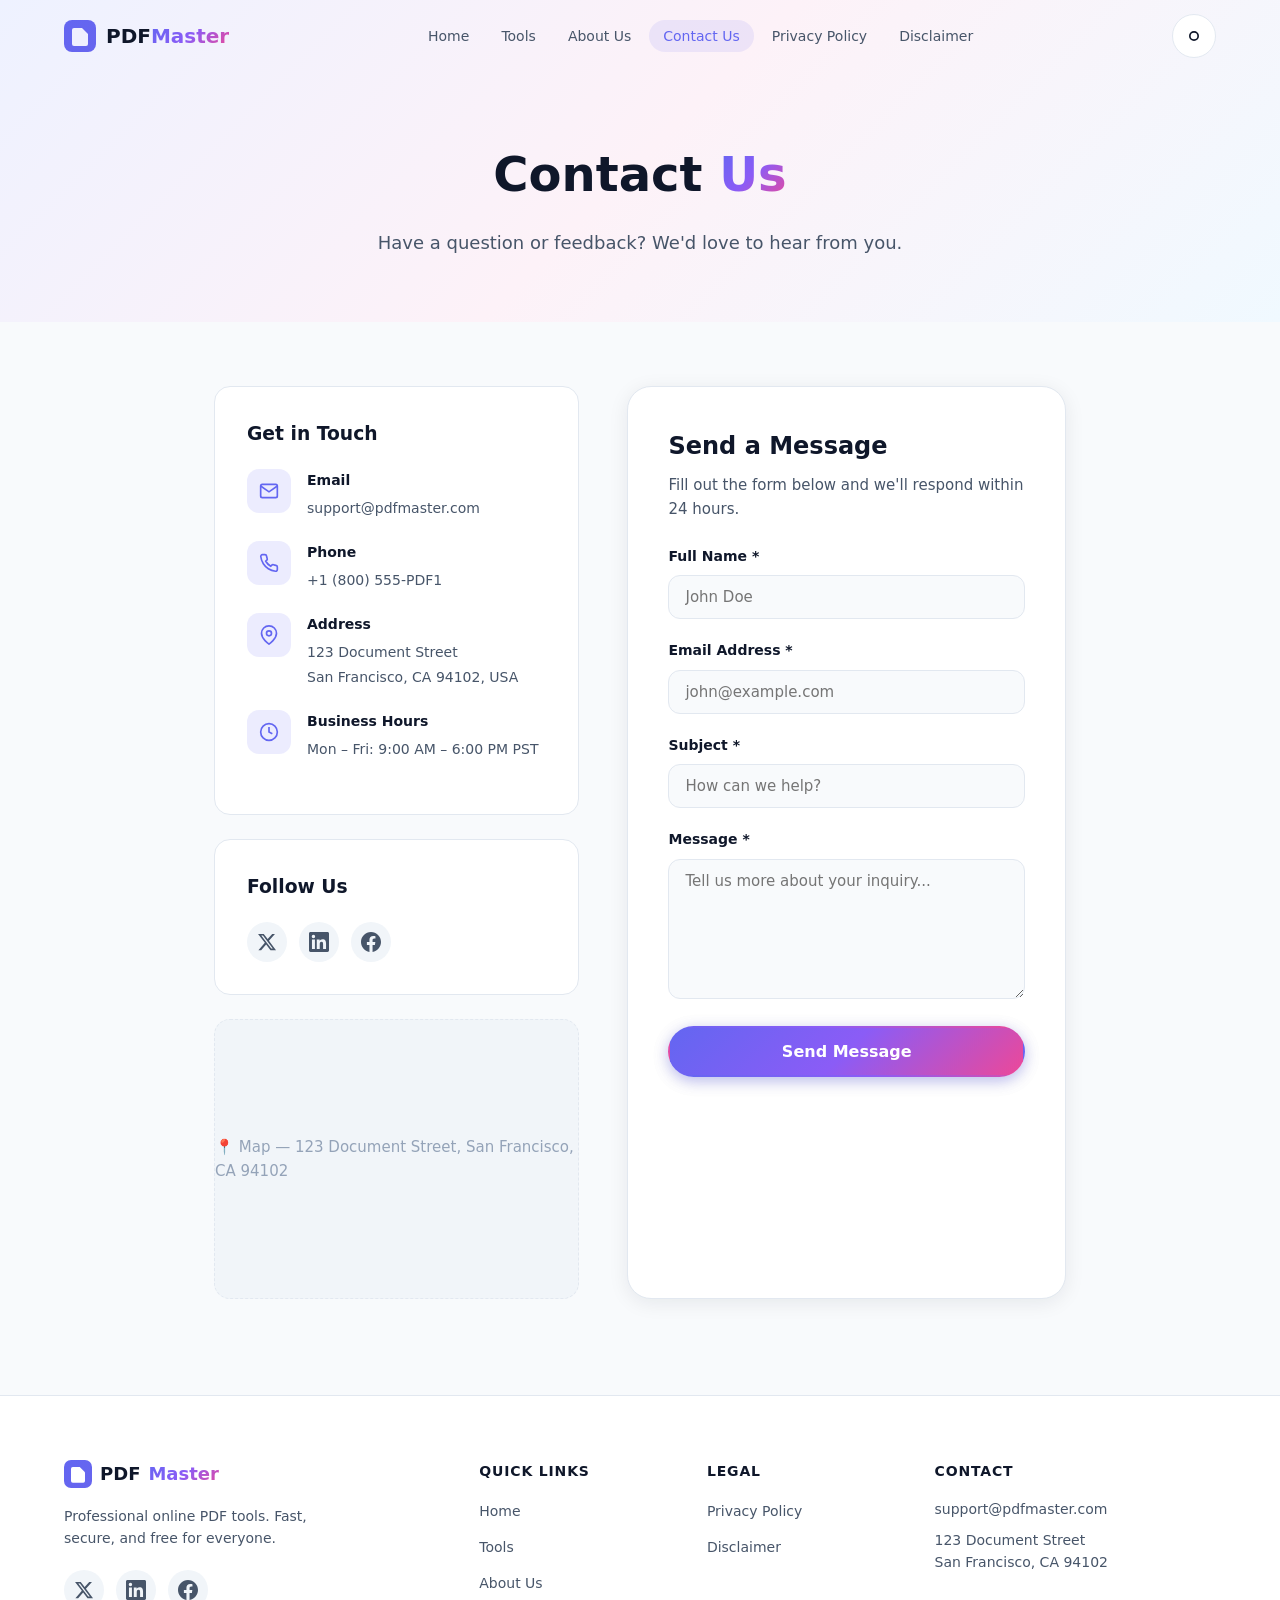
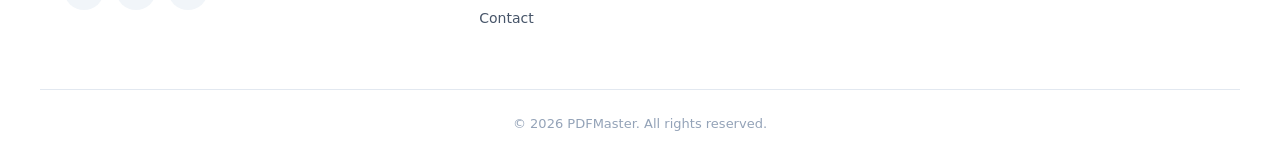
<file: contact.html>
<!DOCTYPE html>
<html lang="en" data-theme="light">
<head>
  <meta charset="UTF-8">
  <meta name="viewport" content="width=device-width, initial-scale=1.0">
  <meta name="description" content="Contact PDFMaster — Get in touch with our support team for questions, feedback, or partnership inquiries.">
  <title>Contact Us — PDFMaster</title>
  <link rel="stylesheet" href="style.css">
</head>
<body>
  <header class="header scrolled" id="header">
    <nav class="nav container" aria-label="Main navigation">
      <a href="index.html" class="nav__logo" aria-label="PDFMaster Home">
        <span class="nav__logo-icon" aria-hidden="true">
          <svg width="32" height="32" viewBox="0 0 32 32" fill="none"><rect width="32" height="32" rx="8" fill="url(#logoGrad)"/><path d="M10 8h8l6 6v10a2 2 0 01-2 2H10a2 2 0 01-2-2V10a2 2 0 012-2z" fill="white" opacity=".9"/><defs><linearGradient id="logoGrad" x1="0" y1="0" x2="32" y2="32"><stop stop-color="#6366f1"/><stop offset="1" stop-color="#ec4899"/></linearGradient></defs></svg>
        </span>
        <span class="nav__logo-text">PDF<span class="text-gradient">Master</span></span>
      </a>
      <ul class="nav__menu" id="navMenu">
        <li><a href="index.html" class="nav__link">Home</a></li>
        <li><a href="index.html#tools" class="nav__link">Tools</a></li>
        <li><a href="about.html" class="nav__link">About Us</a></li>
        <li><a href="contact.html" class="nav__link active">Contact Us</a></li>
        <li><a href="privacy-policy.html" class="nav__link">Privacy Policy</a></li>
        <li><a href="disclaimer.html" class="nav__link">Disclaimer</a></li>
      </ul>
      <div class="nav__actions">
        <button class="theme-toggle" id="themeToggle" aria-label="Toggle dark mode"><svg class="icon-sun" width="20" height="20" viewBox="0 0 24 24" fill="none" stroke="currentColor" stroke-width="2"><circle cx="12" cy="12" r="5"/></svg><svg class="icon-moon" width="20" height="20" viewBox="0 0 24 24" fill="none" stroke="currentColor" stroke-width="2"><path d="M21 12.79A9 9 0 1111.21 3 7 7 0 0021 12.79z"/></svg></button>
        <button class="nav__hamburger" id="navToggle" aria-label="Open menu" aria-expanded="false"><span></span><span></span><span></span></button>
      </div>
    </nav>
  </header>

  <main>
    <section class="page-hero">
      <div class="container reveal">
        <h1>Contact <span class="text-gradient">Us</span></h1>
        <p>Have a question or feedback? We'd love to hear from you.</p>
      </div>
    </section>

    <section class="page-content">
      <div class="container">
        <div class="contact-grid">
          <div>
            <div class="contact-info-card reveal">
              <h3>Get in Touch</h3>
              <div class="contact-info-item">
                <div class="contact-info-item__icon">
                  <svg width="20" height="20" viewBox="0 0 24 24" fill="none" stroke="currentColor" stroke-width="2"><path d="M4 4h16c1.1 0 2 .9 2 2v12c0 1.1-.9 2-2 2H4c-1.1 0-2-.9-2-2V6c0-1.1.9-2 2-2z"/><polyline points="22,6 12,13 2,6"/></svg>
                </div>
                <div>
                  <strong>Email</strong>
                  <a href="mailto:support@pdfmaster.com">support@pdfmaster.com</a>
                </div>
              </div>
              <div class="contact-info-item">
                <div class="contact-info-item__icon">
                  <svg width="20" height="20" viewBox="0 0 24 24" fill="none" stroke="currentColor" stroke-width="2"><path d="M22 16.92v3a2 2 0 01-2.18 2 19.79 19.79 0 01-8.63-3.07 19.5 19.5 0 01-6-6 19.79 19.79 0 01-3.07-8.67A2 2 0 014.11 2h3a2 2 0 012 1.72c.127.96.361 1.903.7 2.81a2 2 0 01-.45 2.11L8.09 9.91a16 16 0 006 6l1.27-1.27a2 2 0 012.11-.45c.907.339 1.85.573 2.81.7A2 2 0 0122 16.92z"/></svg>
                </div>
                <div>
                  <strong>Phone</strong>
                  <span>+1 (800) 555-PDF1</span>
                </div>
              </div>
              <div class="contact-info-item">
                <div class="contact-info-item__icon">
                  <svg width="20" height="20" viewBox="0 0 24 24" fill="none" stroke="currentColor" stroke-width="2"><path d="M21 10c0 7-9 13-9 13s-9-6-9-13a9 9 0 0118 0z"/><circle cx="12" cy="10" r="3"/></svg>
                </div>
                <div>
                  <strong>Address</strong>
                  <span>123 Document Street<br>San Francisco, CA 94102, USA</span>
                </div>
              </div>
              <div class="contact-info-item">
                <div class="contact-info-item__icon">
                  <svg width="20" height="20" viewBox="0 0 24 24" fill="none" stroke="currentColor" stroke-width="2"><circle cx="12" cy="12" r="10"/><polyline points="12 6 12 12 16 14"/></svg>
                </div>
                <div>
                  <strong>Business Hours</strong>
                  <span>Mon – Fri: 9:00 AM – 6:00 PM PST</span>
                </div>
              </div>
            </div>

            <div class="contact-info-card reveal">
              <h3>Follow Us</h3>
              <div class="footer__social">
                <a href="#" aria-label="Twitter"><svg width="20" height="20" viewBox="0 0 24 24" fill="currentColor"><path d="M18.244 2.25h3.308l-7.227 8.26 8.502 11.24H16.17l-5.214-6.817L4.99 21.75H1.68l7.73-8.835L1.254 2.25H8.08l4.713 6.231zm-1.161 17.52h1.833L7.084 4.126H5.117z"/></svg></a>
                <a href="#" aria-label="LinkedIn"><svg width="20" height="20" viewBox="0 0 24 24" fill="currentColor"><path d="M20.447 20.452h-3.554v-5.569c0-1.328-.027-3.037-1.852-3.037-1.853 0-2.136 1.445-2.136 2.939v5.667H9.351V9h3.414v1.561h.046c.477-.9 1.637-1.85 3.37-1.85 3.601 0 4.267 2.37 4.267 5.455v6.286zM5.337 7.433a2.062 2.062 0 01-2.063-2.065 2.064 2.064 0 112.063 2.065zm1.782 13.019H3.555V9h3.564v11.452zM22.225 0H1.771C.792 0 0 .774 0 1.729v20.542C0 23.227.792 24 1.771 24h20.451C23.2 24 24 23.227 24 22.271V1.729C24 .774 23.2 0 22.222 0h.003z"/></svg></a>
                <a href="#" aria-label="Facebook"><svg width="20" height="20" viewBox="0 0 24 24" fill="currentColor"><path d="M24 12.073c0-6.627-5.373-12-12-12s-12 5.373-12 12c0 5.99 4.388 10.954 10.125 11.854v-8.385H7.078v-3.47h3.047V9.43c0-3.007 1.792-4.669 4.533-4.669 1.312 0 2.686.235 2.686.235v2.953H15.83c-1.491 0-1.956.925-1.956 1.874v2.25h3.328l-.532 3.47h-2.796v8.385C19.612 23.027 24 18.062 24 12.073z"/></svg></a>
              </div>
            </div>

            <div class="map-placeholder reveal" role="img" aria-label="Map placeholder showing office location">
              📍 Map — 123 Document Street, San Francisco, CA 94102
            </div>
          </div>

          <form class="contact-form reveal" id="contactForm" novalidate>
            <h2 style="margin-bottom:8px">Send a Message</h2>
            <p style="color:var(--text-secondary);font-size:0.9375rem;margin-bottom:24px">Fill out the form below and we'll respond within 24 hours.</p>

            <div class="form-success" id="formSuccess" role="alert">
              Thank you! Your message has been sent successfully. We'll get back to you soon.
            </div>

            <div class="form-group">
              <label for="name">Full Name <span aria-hidden="true">*</span></label>
              <input type="text" id="name" name="name" placeholder="John Doe" required autocomplete="name">
              <span class="form-error" id="nameError"></span>
            </div>

            <div class="form-group">
              <label for="email">Email Address <span aria-hidden="true">*</span></label>
              <input type="email" id="email" name="email" placeholder="john@example.com" required autocomplete="email">
              <span class="form-error" id="emailError"></span>
            </div>

            <div class="form-group">
              <label for="subject">Subject <span aria-hidden="true">*</span></label>
              <input type="text" id="subject" name="subject" placeholder="How can we help?" required>
              <span class="form-error" id="subjectError"></span>
            </div>

            <div class="form-group">
              <label for="message">Message <span aria-hidden="true">*</span></label>
              <textarea id="message" name="message" placeholder="Tell us more about your inquiry..." required></textarea>
              <span class="form-error" id="messageError"></span>
            </div>

            <button type="submit" class="btn btn--primary btn--lg" style="width:100%">Send Message</button>
          </form>
        </div>
      </div>
    </section>
  </main>

  <footer class="footer">
    <div class="container footer__grid">
      <div class="footer__brand">
        <a href="index.html" class="footer__logo"><span class="nav__logo-icon"><svg width="28" height="28" viewBox="0 0 32 32" fill="none"><rect width="32" height="32" rx="8" fill="url(#lg)"/><path d="M10 8h8l6 6v10a2 2 0 01-2 2H10a2 2 0 01-2-2V10a2 2 0 012-2z" fill="white"/><defs><linearGradient id="lg" x1="0" y1="0" x2="32" y2="32"><stop stop-color="#6366f1"/><stop offset="1" stop-color="#ec4899"/></linearGradient></defs></svg></span>PDF<span class="text-gradient">Master</span></a>
        <p>Professional online PDF tools. Fast, secure, and free for everyone.</p>
        <div class="footer__social">
          <a href="#" aria-label="Twitter"><svg width="20" height="20" viewBox="0 0 24 24" fill="currentColor"><path d="M18.244 2.25h3.308l-7.227 8.26 8.502 11.24H16.17l-5.214-6.817L4.99 21.75H1.68l7.73-8.835L1.254 2.25H8.08l4.713 6.231zm-1.161 17.52h1.833L7.084 4.126H5.117z"/></svg></a>
          <a href="#" aria-label="LinkedIn"><svg width="20" height="20" viewBox="0 0 24 24" fill="currentColor"><path d="M20.447 20.452h-3.554v-5.569c0-1.328-.027-3.037-1.852-3.037-1.853 0-2.136 1.445-2.136 2.939v5.667H9.351V9h3.414v1.561h.046c.477-.9 1.637-1.85 3.37-1.85 3.601 0 4.267 2.37 4.267 5.455v6.286zM5.337 7.433a2.062 2.062 0 01-2.063-2.065 2.064 2.064 0 112.063 2.065zm1.782 13.019H3.555V9h3.564v11.452zM22.225 0H1.771C.792 0 0 .774 0 1.729v20.542C0 23.227.792 24 1.771 24h20.451C23.2 24 24 23.227 24 22.271V1.729C24 .774 23.2 0 22.222 0h.003z"/></svg></a>
          <a href="#" aria-label="Facebook"><svg width="20" height="20" viewBox="0 0 24 24" fill="currentColor"><path d="M24 12.073c0-6.627-5.373-12-12-12s-12 5.373-12 12c0 5.99 4.388 10.954 10.125 11.854v-8.385H7.078v-3.47h3.047V9.43c0-3.007 1.792-4.669 4.533-4.669 1.312 0 2.686.235 2.686.235v2.953H15.83c-1.491 0-1.956.925-1.956 1.874v2.25h3.328l-.532 3.47h-2.796v8.385C19.612 23.027 24 18.062 24 12.073z"/></svg></a>
        </div>
      </div>
      <div class="footer__links"><h4>Quick Links</h4><ul><li><a href="index.html">Home</a></li><li><a href="index.html#tools">Tools</a></li><li><a href="about.html">About Us</a></li><li><a href="contact.html">Contact</a></li></ul></div>
      <div class="footer__links"><h4>Legal</h4><ul><li><a href="privacy-policy.html">Privacy Policy</a></li><li><a href="disclaimer.html">Disclaimer</a></li></ul></div>
      <div class="footer__contact"><h4>Contact</h4><p><a href="mailto:support@pdfmaster.com">support@pdfmaster.com</a></p><p>123 Document Street<br>San Francisco, CA 94102</p></div>
    </div>
    <div class="footer__bottom container"><p>&copy; 2026 PDFMaster. All rights reserved.</p></div>
  </footer>
  <script src="script.js"></script>
</body>
</html>
</file>
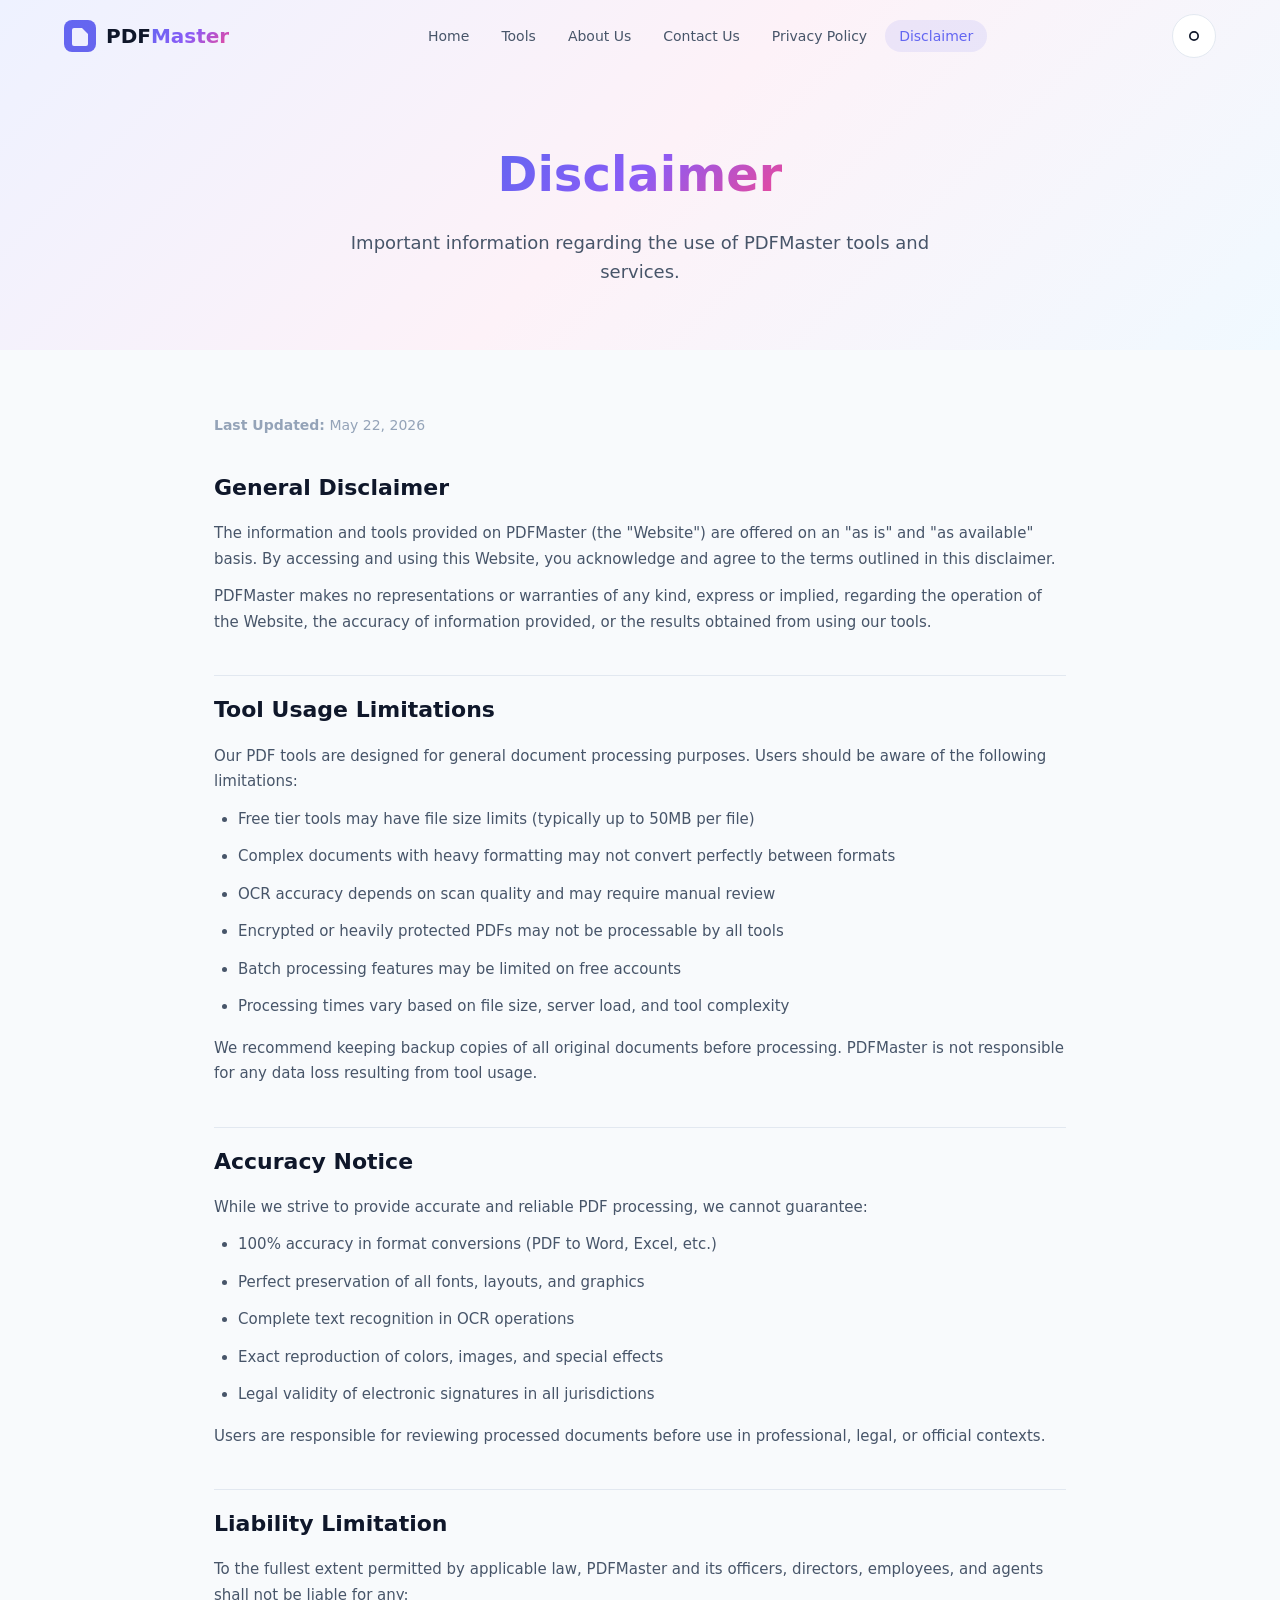
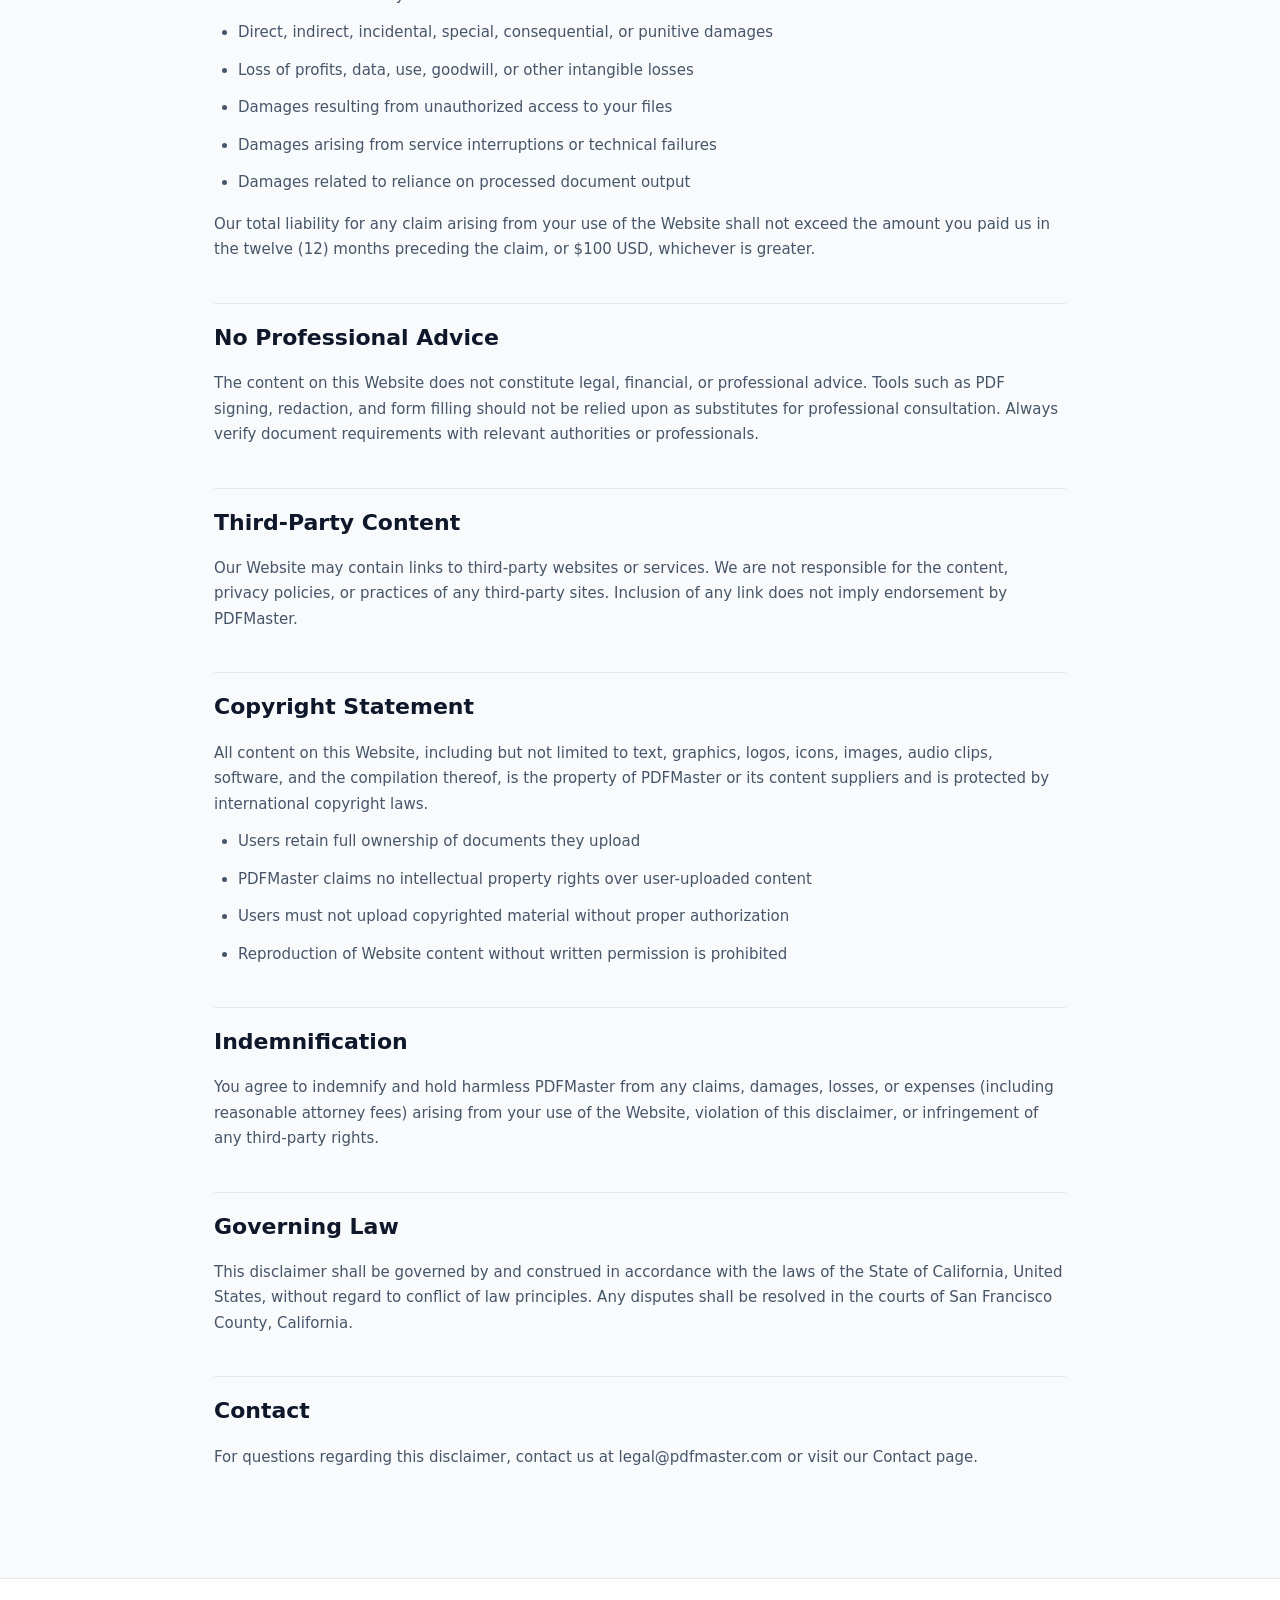
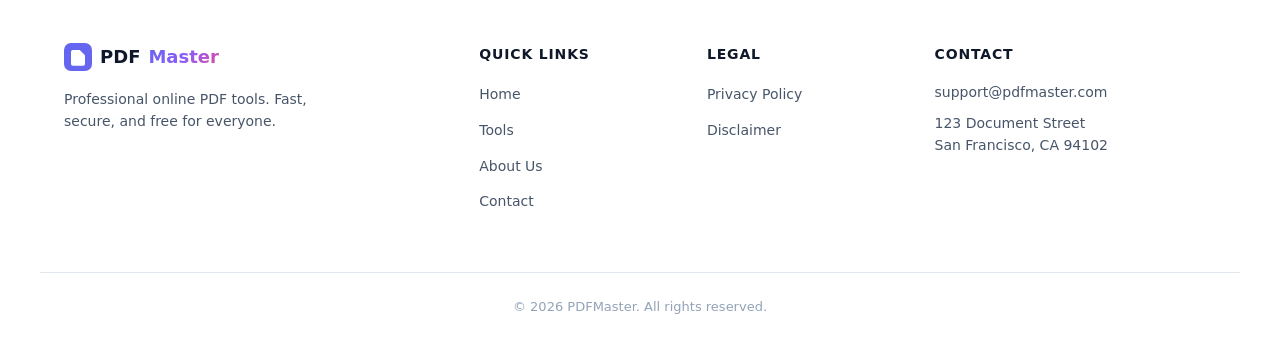
<file: disclaimer.html>
<!DOCTYPE html>
<html lang="en" data-theme="light">
<head>
  <meta charset="UTF-8">
  <meta name="viewport" content="width=device-width, initial-scale=1.0">
  <meta name="description" content="PDFMaster Disclaimer — Important information about tool usage, limitations, and liability.">
  <title>Disclaimer — PDFMaster</title>
  <link rel="stylesheet" href="style.css">
</head>
<body>
  <header class="header scrolled" id="header">
    <nav class="nav container" aria-label="Main navigation">
      <a href="index.html" class="nav__logo" aria-label="PDFMaster Home">
        <span class="nav__logo-icon" aria-hidden="true">
          <svg width="32" height="32" viewBox="0 0 32 32" fill="none"><rect width="32" height="32" rx="8" fill="url(#logoGrad)"/><path d="M10 8h8l6 6v10a2 2 0 01-2 2H10a2 2 0 01-2-2V10a2 2 0 012-2z" fill="white" opacity=".9"/><defs><linearGradient id="logoGrad" x1="0" y1="0" x2="32" y2="32"><stop stop-color="#6366f1"/><stop offset="1" stop-color="#ec4899"/></linearGradient></defs></svg>
        </span>
        <span class="nav__logo-text">PDF<span class="text-gradient">Master</span></span>
      </a>
      <ul class="nav__menu" id="navMenu">
        <li><a href="index.html" class="nav__link">Home</a></li>
        <li><a href="index.html#tools" class="nav__link">Tools</a></li>
        <li><a href="about.html" class="nav__link">About Us</a></li>
        <li><a href="contact.html" class="nav__link">Contact Us</a></li>
        <li><a href="privacy-policy.html" class="nav__link">Privacy Policy</a></li>
        <li><a href="disclaimer.html" class="nav__link active">Disclaimer</a></li>
      </ul>
      <div class="nav__actions">
        <button class="theme-toggle" id="themeToggle" aria-label="Toggle dark mode"><svg class="icon-sun" width="20" height="20" viewBox="0 0 24 24" fill="none" stroke="currentColor" stroke-width="2"><circle cx="12" cy="12" r="5"/></svg><svg class="icon-moon" width="20" height="20" viewBox="0 0 24 24" fill="none" stroke="currentColor" stroke-width="2"><path d="M21 12.79A9 9 0 1111.21 3 7 7 0 0021 12.79z"/></svg></button>
        <button class="nav__hamburger" id="navToggle" aria-label="Open menu" aria-expanded="false"><span></span><span></span><span></span></button>
      </div>
    </nav>
  </header>

  <main>
    <section class="page-hero">
      <div class="container reveal">
        <h1><span class="text-gradient">Disclaimer</span></h1>
        <p>Important information regarding the use of PDFMaster tools and services.</p>
      </div>
    </section>

    <section class="page-content">
      <div class="container legal-content reveal">
        <p class="last-updated"><strong>Last Updated:</strong> May 22, 2026</p>

        <h2>General Disclaimer</h2>
        <p>The information and tools provided on PDFMaster (the "Website") are offered on an "as is" and "as available" basis. By accessing and using this Website, you acknowledge and agree to the terms outlined in this disclaimer.</p>
        <p>PDFMaster makes no representations or warranties of any kind, express or implied, regarding the operation of the Website, the accuracy of information provided, or the results obtained from using our tools.</p>

        <h2>Tool Usage Limitations</h2>
        <p>Our PDF tools are designed for general document processing purposes. Users should be aware of the following limitations:</p>
        <ul>
          <li>Free tier tools may have file size limits (typically up to 50MB per file)</li>
          <li>Complex documents with heavy formatting may not convert perfectly between formats</li>
          <li>OCR accuracy depends on scan quality and may require manual review</li>
          <li>Encrypted or heavily protected PDFs may not be processable by all tools</li>
          <li>Batch processing features may be limited on free accounts</li>
          <li>Processing times vary based on file size, server load, and tool complexity</li>
        </ul>
        <p>We recommend keeping backup copies of all original documents before processing. PDFMaster is not responsible for any data loss resulting from tool usage.</p>

        <h2>Accuracy Notice</h2>
        <p>While we strive to provide accurate and reliable PDF processing, we cannot guarantee:</p>
        <ul>
          <li>100% accuracy in format conversions (PDF to Word, Excel, etc.)</li>
          <li>Perfect preservation of all fonts, layouts, and graphics</li>
          <li>Complete text recognition in OCR operations</li>
          <li>Exact reproduction of colors, images, and special effects</li>
          <li>Legal validity of electronic signatures in all jurisdictions</li>
        </ul>
        <p>Users are responsible for reviewing processed documents before use in professional, legal, or official contexts.</p>

        <h2>Liability Limitation</h2>
        <p>To the fullest extent permitted by applicable law, PDFMaster and its officers, directors, employees, and agents shall not be liable for any:</p>
        <ul>
          <li>Direct, indirect, incidental, special, consequential, or punitive damages</li>
          <li>Loss of profits, data, use, goodwill, or other intangible losses</li>
          <li>Damages resulting from unauthorized access to your files</li>
          <li>Damages arising from service interruptions or technical failures</li>
          <li>Damages related to reliance on processed document output</li>
        </ul>
        <p>Our total liability for any claim arising from your use of the Website shall not exceed the amount you paid us in the twelve (12) months preceding the claim, or $100 USD, whichever is greater.</p>

        <h2>No Professional Advice</h2>
        <p>The content on this Website does not constitute legal, financial, or professional advice. Tools such as PDF signing, redaction, and form filling should not be relied upon as substitutes for professional consultation. Always verify document requirements with relevant authorities or professionals.</p>

        <h2>Third-Party Content</h2>
        <p>Our Website may contain links to third-party websites or services. We are not responsible for the content, privacy policies, or practices of any third-party sites. Inclusion of any link does not imply endorsement by PDFMaster.</p>

        <h2>Copyright Statement</h2>
        <p>All content on this Website, including but not limited to text, graphics, logos, icons, images, audio clips, software, and the compilation thereof, is the property of PDFMaster or its content suppliers and is protected by international copyright laws.</p>
        <ul>
          <li>Users retain full ownership of documents they upload</li>
          <li>PDFMaster claims no intellectual property rights over user-uploaded content</li>
          <li>Users must not upload copyrighted material without proper authorization</li>
          <li>Reproduction of Website content without written permission is prohibited</li>
        </ul>

        <h2>Indemnification</h2>
        <p>You agree to indemnify and hold harmless PDFMaster from any claims, damages, losses, or expenses (including reasonable attorney fees) arising from your use of the Website, violation of this disclaimer, or infringement of any third-party rights.</p>

        <h2>Governing Law</h2>
        <p>This disclaimer shall be governed by and construed in accordance with the laws of the State of California, United States, without regard to conflict of law principles. Any disputes shall be resolved in the courts of San Francisco County, California.</p>

        <h2>Contact</h2>
        <p>For questions regarding this disclaimer, contact us at <a href="mailto:legal@pdfmaster.com">legal@pdfmaster.com</a> or visit our <a href="contact.html">Contact page</a>.</p>
      </div>
    </section>
  </main>

  <footer class="footer">
    <div class="container footer__grid">
      <div class="footer__brand">
        <a href="index.html" class="footer__logo"><span class="nav__logo-icon"><svg width="28" height="28" viewBox="0 0 32 32" fill="none"><rect width="32" height="32" rx="8" fill="url(#lg)"/><path d="M10 8h8l6 6v10a2 2 0 01-2 2H10a2 2 0 01-2-2V10a2 2 0 012-2z" fill="white"/><defs><linearGradient id="lg" x1="0" y1="0" x2="32" y2="32"><stop stop-color="#6366f1"/><stop offset="1" stop-color="#ec4899"/></linearGradient></defs></svg></span>PDF<span class="text-gradient">Master</span></a>
        <p>Professional online PDF tools. Fast, secure, and free for everyone.</p>
      </div>
      <div class="footer__links"><h4>Quick Links</h4><ul><li><a href="index.html">Home</a></li><li><a href="index.html#tools">Tools</a></li><li><a href="about.html">About Us</a></li><li><a href="contact.html">Contact</a></li></ul></div>
      <div class="footer__links"><h4>Legal</h4><ul><li><a href="privacy-policy.html">Privacy Policy</a></li><li><a href="disclaimer.html">Disclaimer</a></li></ul></div>
      <div class="footer__contact"><h4>Contact</h4><p><a href="mailto:support@pdfmaster.com">support@pdfmaster.com</a></p><p>123 Document Street<br>San Francisco, CA 94102</p></div>
    </div>
    <div class="footer__bottom container"><p>&copy; 2026 PDFMaster. All rights reserved.</p></div>
  </footer>
  <script src="script.js"></script>
</body>
</html>
</file>
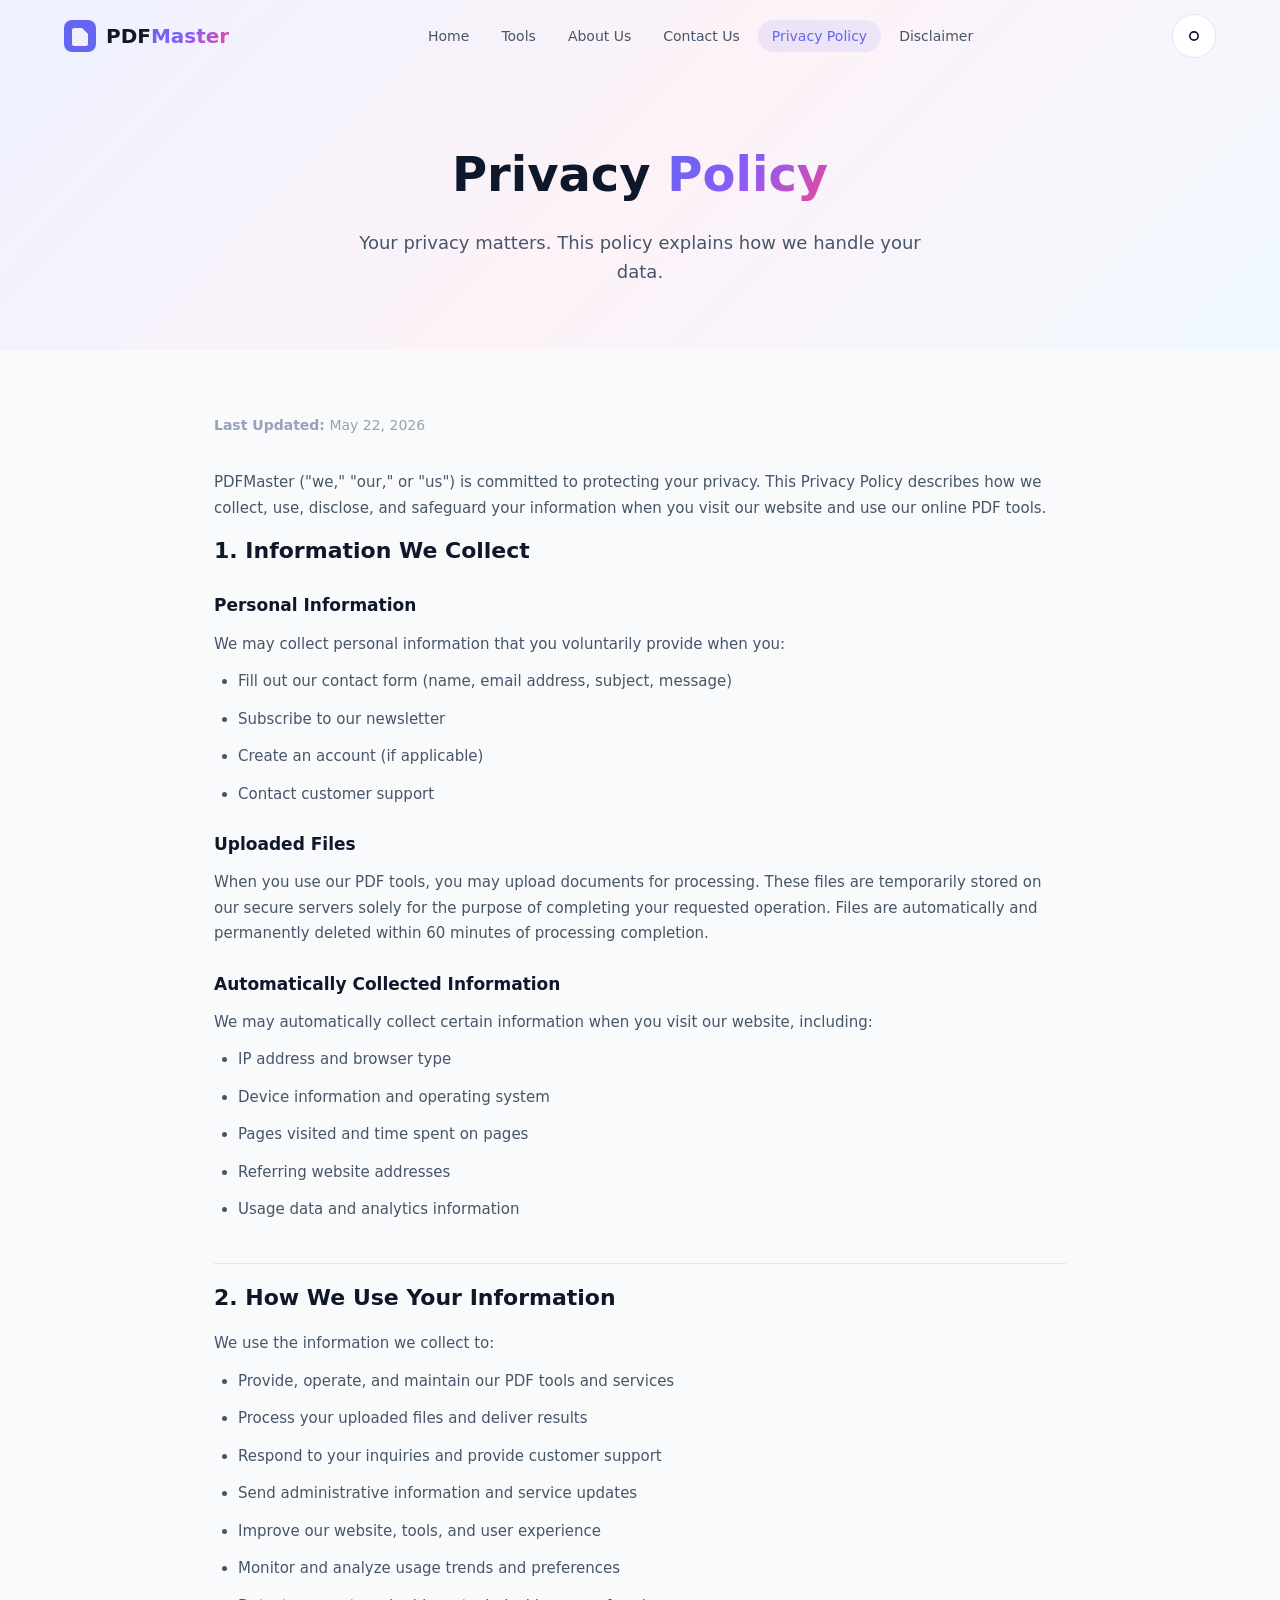
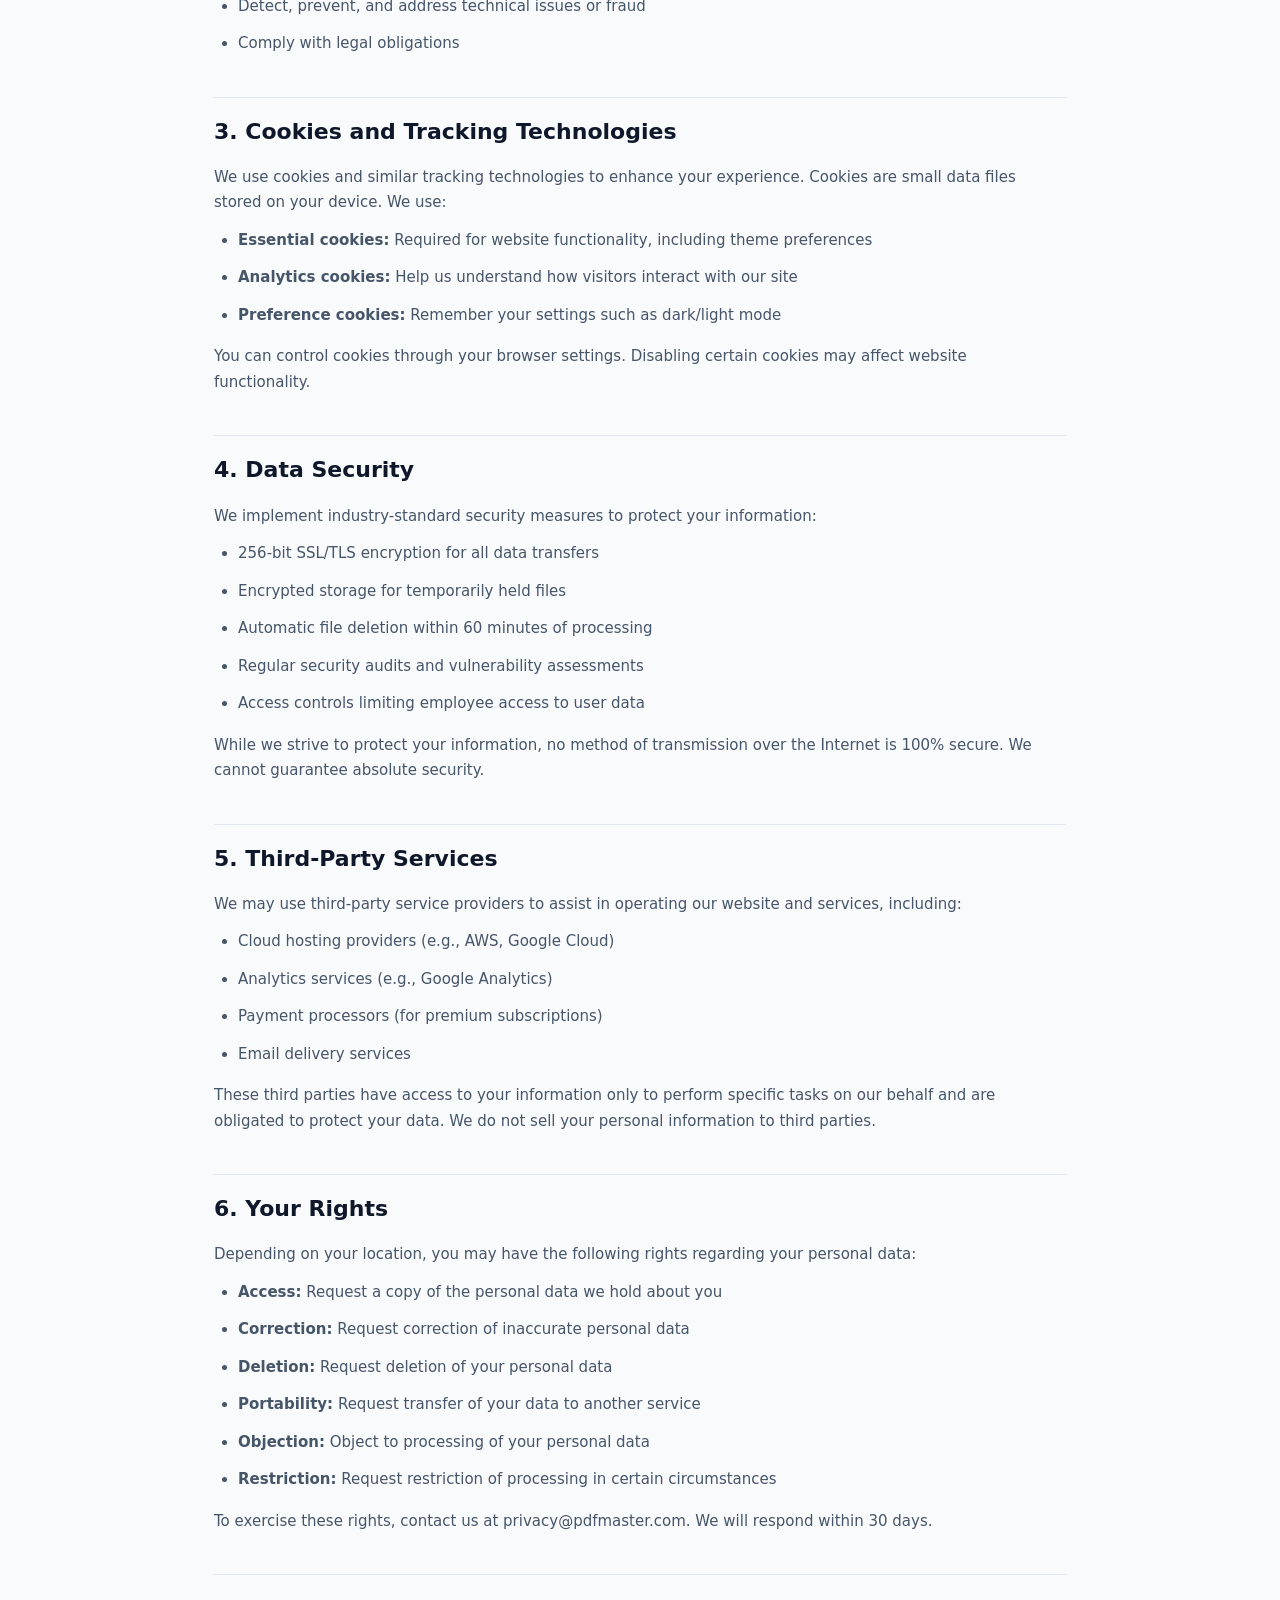
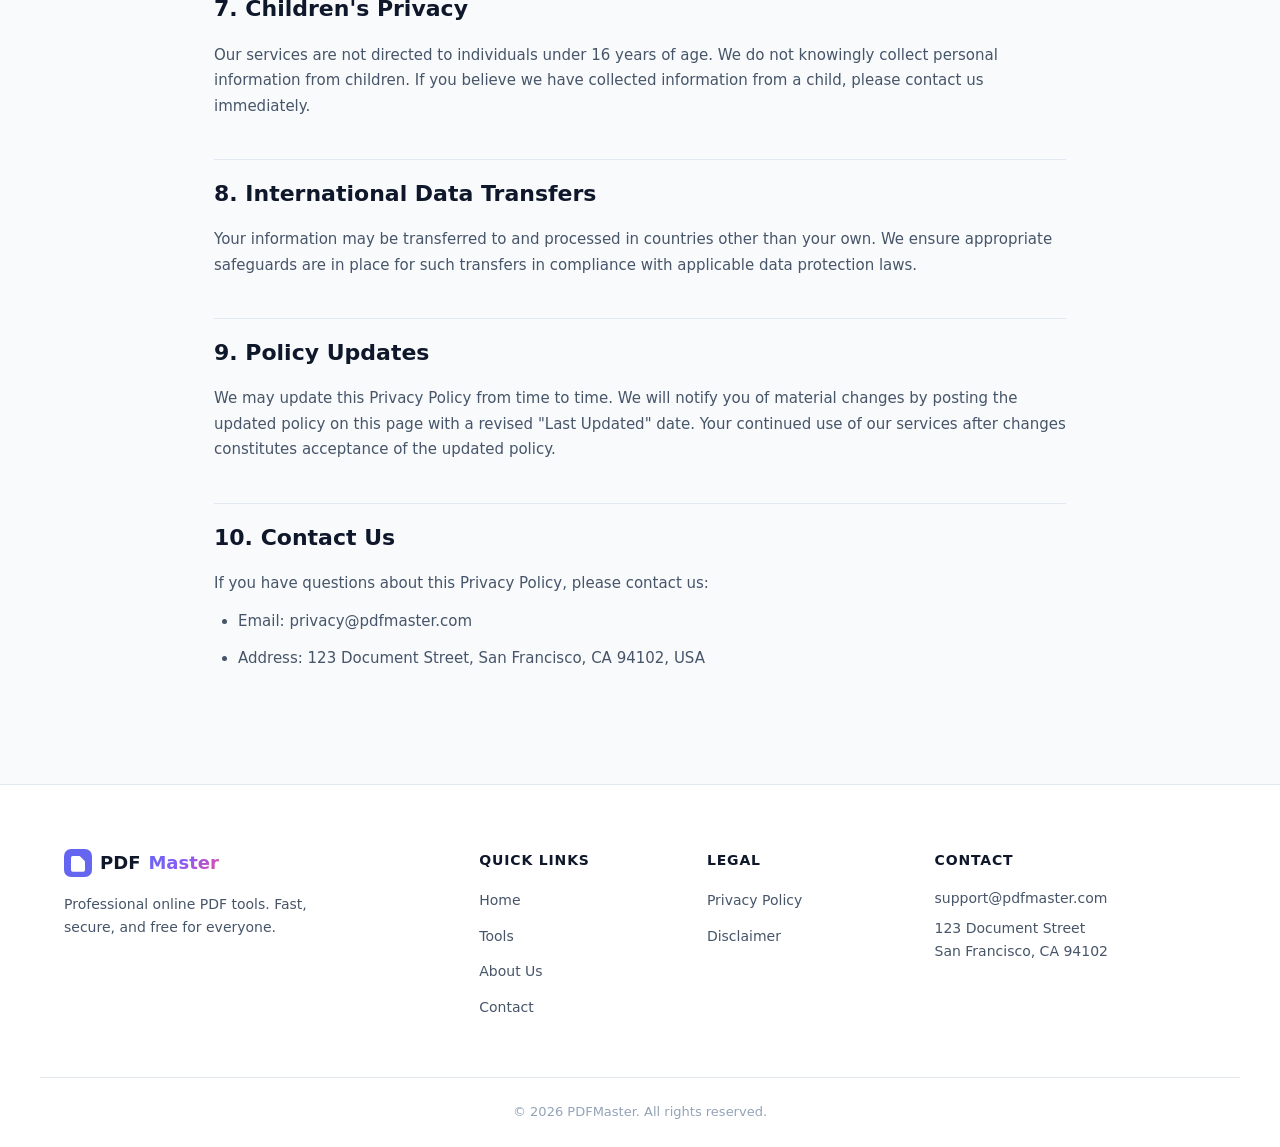
<file: privacy-policy.html>
<!DOCTYPE html>
<html lang="en" data-theme="light">
<head>
  <meta charset="UTF-8">
  <meta name="viewport" content="width=device-width, initial-scale=1.0">
  <meta name="description" content="PDFMaster Privacy Policy — Learn how we collect, use, and protect your personal data and uploaded files.">
  <title>Privacy Policy — PDFMaster</title>
  <link rel="stylesheet" href="style.css">
</head>
<body>
  <header class="header scrolled" id="header">
    <nav class="nav container" aria-label="Main navigation">
      <a href="index.html" class="nav__logo" aria-label="PDFMaster Home">
        <span class="nav__logo-icon" aria-hidden="true">
          <svg width="32" height="32" viewBox="0 0 32 32" fill="none"><rect width="32" height="32" rx="8" fill="url(#logoGrad)"/><path d="M10 8h8l6 6v10a2 2 0 01-2 2H10a2 2 0 01-2-2V10a2 2 0 012-2z" fill="white" opacity=".9"/><defs><linearGradient id="logoGrad" x1="0" y1="0" x2="32" y2="32"><stop stop-color="#6366f1"/><stop offset="1" stop-color="#ec4899"/></linearGradient></defs></svg>
        </span>
        <span class="nav__logo-text">PDF<span class="text-gradient">Master</span></span>
      </a>
      <ul class="nav__menu" id="navMenu">
        <li><a href="index.html" class="nav__link">Home</a></li>
        <li><a href="index.html#tools" class="nav__link">Tools</a></li>
        <li><a href="about.html" class="nav__link">About Us</a></li>
        <li><a href="contact.html" class="nav__link">Contact Us</a></li>
        <li><a href="privacy-policy.html" class="nav__link active">Privacy Policy</a></li>
        <li><a href="disclaimer.html" class="nav__link">Disclaimer</a></li>
      </ul>
      <div class="nav__actions">
        <button class="theme-toggle" id="themeToggle" aria-label="Toggle dark mode"><svg class="icon-sun" width="20" height="20" viewBox="0 0 24 24" fill="none" stroke="currentColor" stroke-width="2"><circle cx="12" cy="12" r="5"/></svg><svg class="icon-moon" width="20" height="20" viewBox="0 0 24 24" fill="none" stroke="currentColor" stroke-width="2"><path d="M21 12.79A9 9 0 1111.21 3 7 7 0 0021 12.79z"/></svg></button>
        <button class="nav__hamburger" id="navToggle" aria-label="Open menu" aria-expanded="false"><span></span><span></span><span></span></button>
      </div>
    </nav>
  </header>

  <main>
    <section class="page-hero">
      <div class="container reveal">
        <h1>Privacy <span class="text-gradient">Policy</span></h1>
        <p>Your privacy matters. This policy explains how we handle your data.</p>
      </div>
    </section>

    <section class="page-content">
      <div class="container legal-content reveal">
        <p class="last-updated"><strong>Last Updated:</strong> May 22, 2026</p>

        <p>PDFMaster ("we," "our," or "us") is committed to protecting your privacy. This Privacy Policy describes how we collect, use, disclose, and safeguard your information when you visit our website and use our online PDF tools.</p>

        <h2>1. Information We Collect</h2>
        <h3>Personal Information</h3>
        <p>We may collect personal information that you voluntarily provide when you:</p>
        <ul>
          <li>Fill out our contact form (name, email address, subject, message)</li>
          <li>Subscribe to our newsletter</li>
          <li>Create an account (if applicable)</li>
          <li>Contact customer support</li>
        </ul>

        <h3>Uploaded Files</h3>
        <p>When you use our PDF tools, you may upload documents for processing. These files are temporarily stored on our secure servers solely for the purpose of completing your requested operation. Files are automatically and permanently deleted within 60 minutes of processing completion.</p>

        <h3>Automatically Collected Information</h3>
        <p>We may automatically collect certain information when you visit our website, including:</p>
        <ul>
          <li>IP address and browser type</li>
          <li>Device information and operating system</li>
          <li>Pages visited and time spent on pages</li>
          <li>Referring website addresses</li>
          <li>Usage data and analytics information</li>
        </ul>

        <h2>2. How We Use Your Information</h2>
        <p>We use the information we collect to:</p>
        <ul>
          <li>Provide, operate, and maintain our PDF tools and services</li>
          <li>Process your uploaded files and deliver results</li>
          <li>Respond to your inquiries and provide customer support</li>
          <li>Send administrative information and service updates</li>
          <li>Improve our website, tools, and user experience</li>
          <li>Monitor and analyze usage trends and preferences</li>
          <li>Detect, prevent, and address technical issues or fraud</li>
          <li>Comply with legal obligations</li>
        </ul>

        <h2>3. Cookies and Tracking Technologies</h2>
        <p>We use cookies and similar tracking technologies to enhance your experience. Cookies are small data files stored on your device. We use:</p>
        <ul>
          <li><strong>Essential cookies:</strong> Required for website functionality, including theme preferences</li>
          <li><strong>Analytics cookies:</strong> Help us understand how visitors interact with our site</li>
          <li><strong>Preference cookies:</strong> Remember your settings such as dark/light mode</li>
        </ul>
        <p>You can control cookies through your browser settings. Disabling certain cookies may affect website functionality.</p>

        <h2>4. Data Security</h2>
        <p>We implement industry-standard security measures to protect your information:</p>
        <ul>
          <li>256-bit SSL/TLS encryption for all data transfers</li>
          <li>Encrypted storage for temporarily held files</li>
          <li>Automatic file deletion within 60 minutes of processing</li>
          <li>Regular security audits and vulnerability assessments</li>
          <li>Access controls limiting employee access to user data</li>
        </ul>
        <p>While we strive to protect your information, no method of transmission over the Internet is 100% secure. We cannot guarantee absolute security.</p>

        <h2>5. Third-Party Services</h2>
        <p>We may use third-party service providers to assist in operating our website and services, including:</p>
        <ul>
          <li>Cloud hosting providers (e.g., AWS, Google Cloud)</li>
          <li>Analytics services (e.g., Google Analytics)</li>
          <li>Payment processors (for premium subscriptions)</li>
          <li>Email delivery services</li>
        </ul>
        <p>These third parties have access to your information only to perform specific tasks on our behalf and are obligated to protect your data. We do not sell your personal information to third parties.</p>

        <h2>6. Your Rights</h2>
        <p>Depending on your location, you may have the following rights regarding your personal data:</p>
        <ul>
          <li><strong>Access:</strong> Request a copy of the personal data we hold about you</li>
          <li><strong>Correction:</strong> Request correction of inaccurate personal data</li>
          <li><strong>Deletion:</strong> Request deletion of your personal data</li>
          <li><strong>Portability:</strong> Request transfer of your data to another service</li>
          <li><strong>Objection:</strong> Object to processing of your personal data</li>
          <li><strong>Restriction:</strong> Request restriction of processing in certain circumstances</li>
        </ul>
        <p>To exercise these rights, contact us at <a href="mailto:privacy@pdfmaster.com">privacy@pdfmaster.com</a>. We will respond within 30 days.</p>

        <h2>7. Children's Privacy</h2>
        <p>Our services are not directed to individuals under 16 years of age. We do not knowingly collect personal information from children. If you believe we have collected information from a child, please contact us immediately.</p>

        <h2>8. International Data Transfers</h2>
        <p>Your information may be transferred to and processed in countries other than your own. We ensure appropriate safeguards are in place for such transfers in compliance with applicable data protection laws.</p>

        <h2>9. Policy Updates</h2>
        <p>We may update this Privacy Policy from time to time. We will notify you of material changes by posting the updated policy on this page with a revised "Last Updated" date. Your continued use of our services after changes constitutes acceptance of the updated policy.</p>

        <h2>10. Contact Us</h2>
        <p>If you have questions about this Privacy Policy, please contact us:</p>
        <ul>
          <li>Email: <a href="mailto:privacy@pdfmaster.com">privacy@pdfmaster.com</a></li>
          <li>Address: 123 Document Street, San Francisco, CA 94102, USA</li>
        </ul>
      </div>
    </section>
  </main>

  <footer class="footer">
    <div class="container footer__grid">
      <div class="footer__brand">
        <a href="index.html" class="footer__logo"><span class="nav__logo-icon"><svg width="28" height="28" viewBox="0 0 32 32" fill="none"><rect width="32" height="32" rx="8" fill="url(#lg)"/><path d="M10 8h8l6 6v10a2 2 0 01-2 2H10a2 2 0 01-2-2V10a2 2 0 012-2z" fill="white"/><defs><linearGradient id="lg" x1="0" y1="0" x2="32" y2="32"><stop stop-color="#6366f1"/><stop offset="1" stop-color="#ec4899"/></linearGradient></defs></svg></span>PDF<span class="text-gradient">Master</span></a>
        <p>Professional online PDF tools. Fast, secure, and free for everyone.</p>
      </div>
      <div class="footer__links"><h4>Quick Links</h4><ul><li><a href="index.html">Home</a></li><li><a href="index.html#tools">Tools</a></li><li><a href="about.html">About Us</a></li><li><a href="contact.html">Contact</a></li></ul></div>
      <div class="footer__links"><h4>Legal</h4><ul><li><a href="privacy-policy.html">Privacy Policy</a></li><li><a href="disclaimer.html">Disclaimer</a></li></ul></div>
      <div class="footer__contact"><h4>Contact</h4><p><a href="mailto:support@pdfmaster.com">support@pdfmaster.com</a></p><p>123 Document Street<br>San Francisco, CA 94102</p></div>
    </div>
    <div class="footer__bottom container"><p>&copy; 2026 PDFMaster. All rights reserved.</p></div>
  </footer>
  <script src="script.js"></script>
</body>
</html>
</file>
<file: style.css>
/* ==========================================================================
   PDFMaster — Premium PDF Tools Website
   Shared stylesheet for all pages
   ========================================================================== */

/* --- CSS Variables (Light Theme Default) --- */
:root {
  --primary: #6366f1;
  --primary-dark: #4f46e5;
  --primary-light: #818cf8;
  --accent: #ec4899;
  --accent-light: #f472b6;

  --bg: #f8fafc;
  --bg-alt: #f1f5f9;
  --surface: #ffffff;
  --card-bg: #ffffff;
  --glass: rgba(255, 255, 255, 0.72);
  --glass-border: rgba(255, 255, 255, 0.4);

  --text: #0f172a;
  --text-secondary: #475569;
  --text-muted: #94a3b8;
  --border: #e2e8f0;
  --border-light: #f1f5f9;

  --shadow-sm: 0 1px 3px rgba(15, 23, 42, 0.06);
  --shadow-md: 0 4px 20px rgba(15, 23, 42, 0.08);
  --shadow-lg: 0 12px 40px rgba(15, 23, 42, 0.12);
  --shadow-glow: 0 0 40px rgba(99, 102, 241, 0.15);

  --gradient-primary: linear-gradient(135deg, #6366f1 0%, #8b5cf6 50%, #ec4899 100%);
  --gradient-hero: linear-gradient(135deg, #eef2ff 0%, #fdf2f8 50%, #f0f9ff 100%);
  --gradient-cta: linear-gradient(135deg, #6366f1 0%, #7c3aed 50%, #ec4899 100%);

  --radius-sm: 8px;
  --radius-md: 12px;
  --radius-lg: 16px;
  --radius-xl: 24px;
  --radius-full: 9999px;

  --header-height: 72px;
  --transition: 0.3s cubic-bezier(0.4, 0, 0.2, 1);
  --font-sans: 'Segoe UI', system-ui, -apple-system, BlinkMacSystemFont, sans-serif;
}

/* Dark Theme */
[data-theme="dark"] {
  --bg: #0b1120;
  --bg-alt: #111827;
  --surface: #1e293b;
  --card-bg: #1e293b;
  --glass: rgba(30, 41, 59, 0.75);
  --glass-border: rgba(255, 255, 255, 0.08);

  --text: #f1f5f9;
  --text-secondary: #cbd5e1;
  --text-muted: #64748b;
  --border: #334155;
  --border-light: #1e293b;

  --shadow-sm: 0 1px 3px rgba(0, 0, 0, 0.3);
  --shadow-md: 0 4px 20px rgba(0, 0, 0, 0.4);
  --shadow-lg: 0 12px 40px rgba(0, 0, 0, 0.5);
  --shadow-glow: 0 0 40px rgba(99, 102, 241, 0.25);

  --gradient-hero: linear-gradient(135deg, #0f172a 0%, #1e1b4b 50%, #0f172a 100%);
}

/* --- Reset & Base --- */
*,
*::before,
*::after {
  box-sizing: border-box;
  margin: 0;
  padding: 0;
}

html {
  scroll-behavior: smooth;
  scroll-padding-top: calc(var(--header-height) + 16px);
}

body {
  font-family: var(--font-sans);
  font-size: 16px;
  line-height: 1.6;
  color: var(--text);
  background: var(--bg);
  transition: background var(--transition), color var(--transition);
  overflow-x: hidden;
}

img, svg {
  display: block;
  max-width: 100%;
}

a {
  color: inherit;
  text-decoration: none;
  transition: color var(--transition);
}

ul { list-style: none; }

button {
  font-family: inherit;
  cursor: pointer;
  border: none;
  background: none;
}

/* --- Utility Classes --- */
.container {
  width: 100%;
  max-width: 1200px;
  margin: 0 auto;
  padding: 0 24px;
}

.section {
  padding: 96px 0;
}

.text-gradient {
  background: var(--gradient-primary);
  -webkit-background-clip: text;
  -webkit-text-fill-color: transparent;
  background-clip: text;
}

.reveal {
  opacity: 0;
  transform: translateY(24px);
  transition: opacity 0.6s ease, transform 0.6s ease;
}

.reveal.visible {
  opacity: 1;
  transform: translateY(0);
}

.reveal--delay { transition-delay: 0.1s; }
.reveal--delay-2 { transition-delay: 0.2s; }
.reveal--delay-3 { transition-delay: 0.3s; }

/* --- Buttons --- */
.btn {
  display: inline-flex;
  align-items: center;
  justify-content: center;
  gap: 8px;
  padding: 12px 24px;
  font-size: 0.9375rem;
  font-weight: 600;
  border-radius: var(--radius-full);
  transition: all var(--transition);
  border: 2px solid transparent;
}

.btn--lg {
  padding: 14px 32px;
  font-size: 1rem;
}

.btn--primary {
  background: var(--gradient-primary);
  color: #fff;
  box-shadow: var(--shadow-md), 0 4px 14px rgba(99, 102, 241, 0.35);
}

.btn--primary:hover {
  transform: translateY(-2px);
  box-shadow: var(--shadow-lg), 0 8px 24px rgba(99, 102, 241, 0.45);
}

.btn--outline {
  background: transparent;
  color: var(--primary);
  border-color: var(--primary);
}

[data-theme="dark"] .btn--outline {
  color: var(--primary-light);
  border-color: var(--primary-light);
}

.btn--outline:hover {
  background: var(--primary);
  color: #fff;
  transform: translateY(-2px);
}

.btn--white {
  background: #fff;
  color: var(--primary-dark);
  box-shadow: var(--shadow-md);
}

.btn--white:hover {
  transform: translateY(-2px);
  box-shadow: var(--shadow-lg);
}

.btn--sm {
  padding: 8px 18px;
  font-size: 0.8125rem;
}

.btn--tool {
  width: 100%;
  margin-top: auto;
  background: var(--bg-alt);
  color: var(--primary);
  border-radius: var(--radius-md);
}

.btn--tool:hover {
  background: var(--gradient-primary);
  color: #fff;
}

/* --- Header / Navigation --- */
.header {
  position: fixed;
  top: 0;
  left: 0;
  right: 0;
  z-index: 1000;
  height: var(--header-height);
  transition: background var(--transition), box-shadow var(--transition);
}

.header.scrolled {
  background: var(--glass);
  backdrop-filter: blur(16px);
  -webkit-backdrop-filter: blur(16px);
  border-bottom: 1px solid var(--glass-border);
  box-shadow: var(--shadow-sm);
}

.nav {
  display: flex;
  align-items: center;
  justify-content: space-between;
  height: 100%;
  gap: 24px;
}

.nav__logo {
  display: flex;
  align-items: center;
  gap: 10px;
  font-size: 1.25rem;
  font-weight: 700;
  flex-shrink: 0;
}

.nav__menu {
  display: flex;
  align-items: center;
  gap: 4px;
}

.nav__link {
  padding: 8px 14px;
  font-size: 0.875rem;
  font-weight: 500;
  color: var(--text-secondary);
  border-radius: var(--radius-full);
  transition: all var(--transition);
}

.nav__link:hover,
.nav__link.active {
  color: var(--primary);
  background: rgba(99, 102, 241, 0.1);
}

.nav__actions {
  display: flex;
  align-items: center;
  gap: 12px;
}

.theme-toggle {
  width: 44px;
  height: 44px;
  display: flex;
  align-items: center;
  justify-content: center;
  border-radius: var(--radius-full);
  background: var(--surface);
  border: 1px solid var(--border);
  color: var(--text);
  transition: all var(--transition);
}

.theme-toggle:hover {
  border-color: var(--primary);
  color: var(--primary);
}

.icon-moon { display: none; }
[data-theme="dark"] .icon-sun { display: none; }
[data-theme="dark"] .icon-moon { display: block; }

.nav__hamburger {
  display: none;
  flex-direction: column;
  gap: 5px;
  width: 44px;
  height: 44px;
  align-items: center;
  justify-content: center;
  border-radius: var(--radius-md);
  background: var(--surface);
  border: 1px solid var(--border);
}

.nav__hamburger span {
  display: block;
  width: 22px;
  height: 2px;
  background: var(--text);
  border-radius: 2px;
  transition: all var(--transition);
}

.nav__hamburger.active span:nth-child(1) {
  transform: translateY(7px) rotate(45deg);
}
.nav__hamburger.active span:nth-child(2) { opacity: 0; }
.nav__hamburger.active span:nth-child(3) {
  transform: translateY(-7px) rotate(-45deg);
}

/* --- Hero --- */
.hero {
  position: relative;
  min-height: 100vh;
  display: flex;
  align-items: center;
  padding: calc(var(--header-height) + 48px) 0 80px;
  background: var(--gradient-hero);
  overflow: hidden;
}

.hero__bg-shapes {
  position: absolute;
  inset: 0;
  pointer-events: none;
  overflow: hidden;
}

.shape {
  position: absolute;
  border-radius: 50%;
  filter: blur(80px);
  animation: float 8s ease-in-out infinite;
}

.shape--1 {
  width: 400px;
  height: 400px;
  background: rgba(99, 102, 241, 0.2);
  top: -100px;
  right: -100px;
}

.shape--2 {
  width: 300px;
  height: 300px;
  background: rgba(236, 72, 153, 0.15);
  bottom: 10%;
  left: -80px;
  animation-delay: -3s;
}

.shape--3 {
  width: 200px;
  height: 200px;
  background: rgba(139, 92, 246, 0.2);
  top: 40%;
  left: 40%;
  animation-delay: -5s;
}

@keyframes float {
  0%, 100% { transform: translate(0, 0) scale(1); }
  50% { transform: translate(20px, -20px) scale(1.05); }
}

.hero__grid {
  display: grid;
  grid-template-columns: 1fr 1fr;
  gap: 48px;
  align-items: center;
  position: relative;
  z-index: 1;
}

.hero__badge {
  display: inline-block;
  padding: 6px 16px;
  background: var(--glass);
  backdrop-filter: blur(8px);
  border: 1px solid var(--glass-border);
  border-radius: var(--radius-full);
  font-size: 0.8125rem;
  font-weight: 600;
  color: var(--primary);
  margin-bottom: 20px;
}

.hero__title {
  font-size: clamp(2.25rem, 5vw, 3.5rem);
  font-weight: 800;
  line-height: 1.15;
  letter-spacing: -0.02em;
  margin-bottom: 20px;
}

.hero__desc {
  font-size: 1.125rem;
  color: var(--text-secondary);
  max-width: 520px;
  margin-bottom: 32px;
}

.hero__cta {
  display: flex;
  flex-wrap: wrap;
  gap: 16px;
  margin-bottom: 40px;
}

.hero__stats {
  display: flex;
  gap: 40px;
  flex-wrap: wrap;
}

.hero__stat strong {
  display: block;
  font-size: 1.5rem;
  font-weight: 800;
  background: var(--gradient-primary);
  -webkit-background-clip: text;
  -webkit-text-fill-color: transparent;
  background-clip: text;
}

.hero__stat span {
  font-size: 0.8125rem;
  color: var(--text-muted);
}

.hero__illustration svg {
  width: 100%;
  max-width: 420px;
  margin: 0 auto;
}

.hero-doc-float {
  animation: docFloat 4s ease-in-out infinite;
}

@keyframes docFloat {
  0%, 100% { transform: translateY(0); }
  50% { transform: translateY(-12px); }
}

/* --- Section Headers --- */
.section__header {
  text-align: center;
  max-width: 640px;
  margin: 0 auto 56px;
}

.section__label {
  display: inline-block;
  font-size: 0.8125rem;
  font-weight: 700;
  text-transform: uppercase;
  letter-spacing: 0.08em;
  color: var(--primary);
  margin-bottom: 12px;
}

.section__title {
  font-size: clamp(1.75rem, 4vw, 2.5rem);
  font-weight: 800;
  letter-spacing: -0.02em;
  margin-bottom: 16px;
}

.section__desc {
  color: var(--text-secondary);
  font-size: 1.0625rem;
}

/* --- Tools Grid --- */
.tools {
  background: var(--bg);
}

.tools__grid {
  display: grid;
  grid-template-columns: repeat(auto-fill, minmax(260px, 1fr));
  gap: 24px;
}

.tool-card {
  display: flex;
  flex-direction: column;
  padding: 28px;
  background: var(--card-bg);
  border: 1px solid var(--border);
  border-radius: var(--radius-lg);
  box-shadow: var(--shadow-sm);
  transition: all var(--transition);
  cursor: pointer;
}

.tool-card:hover {
  transform: translateY(-6px);
  box-shadow: var(--shadow-lg), var(--shadow-glow);
  border-color: transparent;
}

.tool-card__icon {
  width: 52px;
  height: 52px;
  display: flex;
  align-items: center;
  justify-content: center;
  border-radius: var(--radius-md);
  margin-bottom: 16px;
  font-size: 1.5rem;
  transition: transform var(--transition);
}

.tool-card:hover .tool-card__icon {
  transform: scale(1.1);
}

/* Tool icon color variants */
.tool-card__icon--edit { background: rgba(99, 102, 241, 0.12); color: #6366f1; }
.tool-card__icon--merge { background: rgba(236, 72, 153, 0.12); color: #ec4899; }
.tool-card__icon--split { background: rgba(14, 165, 233, 0.12); color: #0ea5e9; }
.tool-card__icon--compress { background: rgba(16, 185, 129, 0.12); color: #10b981; }
.tool-card__icon--convert { background: rgba(245, 158, 11, 0.12); color: #f59e0b; }
.tool-card__icon--sign { background: rgba(139, 92, 246, 0.12); color: #8b5cf6; }
.tool-card__icon--security { background: rgba(239, 68, 68, 0.12); color: #ef4444; }
.tool-card__icon--organize { background: rgba(6, 182, 212, 0.12); color: #06b6d4; }
.tool-card__icon--image { background: rgba(168, 85, 247, 0.12); color: #a855f7; }
.tool-card__icon--advanced { background: rgba(100, 116, 139, 0.12); color: #64748b; }

.tool-card h3 {
  font-size: 1.0625rem;
  font-weight: 700;
  margin-bottom: 8px;
}

.tool-card p {
  font-size: 0.875rem;
  color: var(--text-secondary);
  flex: 1;
  margin-bottom: 20px;
  line-height: 1.5;
}

/* --- Features --- */
.features {
  background: var(--bg-alt);
}

.features__grid {
  display: grid;
  grid-template-columns: repeat(auto-fill, minmax(300px, 1fr));
  gap: 24px;
}

.feature-card {
  padding: 32px;
  background: var(--card-bg);
  border: 1px solid var(--border);
  border-radius: var(--radius-lg);
  text-align: center;
  transition: all var(--transition);
}

.feature-card:hover {
  transform: translateY(-4px);
  box-shadow: var(--shadow-md);
}

.feature-card__icon {
  width: 64px;
  height: 64px;
  margin: 0 auto 20px;
  display: flex;
  align-items: center;
  justify-content: center;
  border-radius: var(--radius-lg);
}

.feature-card__icon--speed { background: rgba(99, 102, 241, 0.12); color: #6366f1; }
.feature-card__icon--secure { background: rgba(16, 185, 129, 0.12); color: #10b981; }
.feature-card__icon--cloud { background: rgba(14, 165, 233, 0.12); color: #0ea5e9; }
.feature-card__icon--mobile { background: rgba(236, 72, 153, 0.12); color: #ec4899; }
.feature-card__icon--easy { background: rgba(245, 158, 11, 0.12); color: #f59e0b; }
.feature-card__icon--install { background: rgba(139, 92, 246, 0.12); color: #8b5cf6; }

.feature-card h3 {
  font-size: 1.125rem;
  margin-bottom: 10px;
}

.feature-card p {
  font-size: 0.9375rem;
  color: var(--text-secondary);
}

/* --- How It Works --- */
.steps {
  display: flex;
  align-items: flex-start;
  justify-content: center;
  flex-wrap: wrap;
  gap: 0;
}

.step {
  flex: 1;
  min-width: 200px;
  max-width: 240px;
  text-align: center;
  padding: 24px;
}

.step__number {
  font-size: 0.75rem;
  font-weight: 800;
  color: var(--primary);
  letter-spacing: 0.1em;
  margin-bottom: 12px;
}

.step__icon {
  width: 72px;
  height: 72px;
  margin: 0 auto 20px;
  display: flex;
  align-items: center;
  justify-content: center;
  background: var(--gradient-primary);
  color: #fff;
  border-radius: var(--radius-lg);
  box-shadow: var(--shadow-md);
}

.step h3 {
  font-size: 1.0625rem;
  margin-bottom: 8px;
}

.step p {
  font-size: 0.875rem;
  color: var(--text-secondary);
}

.step-connector {
  width: 60px;
  height: 2px;
  background: linear-gradient(90deg, var(--primary), var(--accent));
  margin-top: 60px;
  flex-shrink: 0;
  opacity: 0.4;
}

/* --- FAQ Accordion --- */
.faq__list {
  max-width: 760px;
  margin: 0 auto;
}

.faq__item {
  border: 1px solid var(--border);
  border-radius: var(--radius-md);
  margin-bottom: 12px;
  overflow: hidden;
  background: var(--card-bg);
  transition: box-shadow var(--transition);
}

.faq__item.active {
  box-shadow: var(--shadow-md);
  border-color: var(--primary-light);
}

.faq__question {
  width: 100%;
  display: flex;
  align-items: center;
  justify-content: space-between;
  gap: 16px;
  padding: 20px 24px;
  font-size: 1rem;
  font-weight: 600;
  text-align: left;
  color: var(--text);
  transition: color var(--transition);
}

.faq__question:hover { color: var(--primary); }

.faq__chevron {
  flex-shrink: 0;
  transition: transform var(--transition);
}

.faq__item.active .faq__chevron {
  transform: rotate(180deg);
}

.faq__answer {
  max-height: 0;
  overflow: hidden;
  transition: max-height 0.4s ease;
}

.faq__answer p {
  padding: 0 24px 20px;
  color: var(--text-secondary);
  font-size: 0.9375rem;
  line-height: 1.7;
}

/* --- CTA Banner --- */
.cta-banner__inner {
  text-align: center;
  padding: 64px 48px;
  background: var(--gradient-cta);
  border-radius: var(--radius-xl);
  color: #fff;
  box-shadow: var(--shadow-lg), 0 20px 60px rgba(99, 102, 241, 0.3);
}

.cta-banner__inner h2 {
  font-size: clamp(1.5rem, 4vw, 2.25rem);
  font-weight: 800;
  margin-bottom: 12px;
}

.cta-banner__inner p {
  font-size: 1.0625rem;
  opacity: 0.9;
  margin-bottom: 28px;
  max-width: 520px;
  margin-left: auto;
  margin-right: auto;
}

/* --- Footer --- */
.footer {
  background: var(--surface);
  border-top: 1px solid var(--border);
  padding-top: 64px;
}

.footer__grid {
  display: grid;
  grid-template-columns: 2fr 1fr 1fr 1.5fr;
  gap: 40px;
  padding-bottom: 48px;
}

.footer__logo {
  display: flex;
  align-items: center;
  gap: 8px;
  font-size: 1.125rem;
  font-weight: 700;
  margin-bottom: 16px;
}

.footer__brand p {
  font-size: 0.875rem;
  color: var(--text-secondary);
  margin-bottom: 20px;
  max-width: 280px;
}

.footer__social {
  display: flex;
  gap: 12px;
}

.footer__social a {
  width: 40px;
  height: 40px;
  display: flex;
  align-items: center;
  justify-content: center;
  border-radius: var(--radius-full);
  background: var(--bg-alt);
  color: var(--text-secondary);
  transition: all var(--transition);
}

.footer__social a:hover {
  background: var(--gradient-primary);
  color: #fff;
  transform: translateY(-2px);
}

.footer__links h4,
.footer__contact h4 {
  font-size: 0.875rem;
  font-weight: 700;
  text-transform: uppercase;
  letter-spacing: 0.06em;
  margin-bottom: 16px;
  color: var(--text);
}

.footer__links ul li {
  margin-bottom: 10px;
}

.footer__links a,
.footer__contact a {
  font-size: 0.875rem;
  color: var(--text-secondary);
}

.footer__links a:hover,
.footer__contact a:hover {
  color: var(--primary);
}

.footer__contact p {
  font-size: 0.875rem;
  color: var(--text-secondary);
  margin-bottom: 8px;
}

.footer__bottom {
  padding: 24px 0;
  border-top: 1px solid var(--border);
  text-align: center;
}

.footer__bottom p {
  font-size: 0.8125rem;
  color: var(--text-muted);
}

/* ==========================================================================
   Inner Pages (About, Contact, Privacy, Disclaimer)
   ========================================================================== */

.page-hero {
  padding: calc(var(--header-height) + 64px) 0 64px;
  background: var(--gradient-hero);
  text-align: center;
}

.page-hero h1 {
  font-size: clamp(2rem, 4vw, 3rem);
  font-weight: 800;
  margin-bottom: 16px;
}

.page-hero p {
  font-size: 1.125rem;
  color: var(--text-secondary);
  max-width: 600px;
  margin: 0 auto;
}

.page-content {
  padding: 64px 0 96px;
}

.page-content .container {
  max-width: 900px;
}

/* About page */
.about-grid {
  display: grid;
  grid-template-columns: 1fr 1fr;
  gap: 48px;
  align-items: center;
  margin-bottom: 64px;
}

.about-card {
  padding: 32px;
  background: var(--card-bg);
  border: 1px solid var(--border);
  border-radius: var(--radius-lg);
  margin-bottom: 24px;
}

.about-card h2,
.about-card h3 {
  font-size: 1.25rem;
  margin-bottom: 12px;
}

.about-card p {
  color: var(--text-secondary);
  font-size: 0.9375rem;
}

.values-grid {
  display: grid;
  grid-template-columns: repeat(auto-fill, minmax(220px, 1fr));
  gap: 24px;
  margin-top: 32px;
}

.value-item {
  padding: 24px;
  background: var(--card-bg);
  border: 1px solid var(--border);
  border-radius: var(--radius-lg);
  text-align: center;
  transition: all var(--transition);
}

.value-item:hover {
  transform: translateY(-4px);
  box-shadow: var(--shadow-md);
}

.value-item__icon {
  font-size: 2rem;
  margin-bottom: 12px;
}

.value-item h4 {
  margin-bottom: 8px;
}

.value-item p {
  font-size: 0.875rem;
  color: var(--text-secondary);
}

/* Contact page */
.contact-grid {
  display: grid;
  grid-template-columns: 1fr 1.2fr;
  gap: 48px;
}

.contact-info-card {
  padding: 32px;
  background: var(--card-bg);
  border: 1px solid var(--border);
  border-radius: var(--radius-lg);
  margin-bottom: 24px;
}

.contact-info-card h3 {
  margin-bottom: 20px;
}

.contact-info-item {
  display: flex;
  gap: 16px;
  margin-bottom: 20px;
}

.contact-info-item__icon {
  width: 44px;
  height: 44px;
  display: flex;
  align-items: center;
  justify-content: center;
  background: rgba(99, 102, 241, 0.12);
  color: var(--primary);
  border-radius: var(--radius-md);
  flex-shrink: 0;
}

.contact-info-item strong {
  display: block;
  font-size: 0.875rem;
  margin-bottom: 4px;
}

.contact-info-item span,
.contact-info-item a {
  font-size: 0.875rem;
  color: var(--text-secondary);
}

.contact-form {
  padding: 40px;
  background: var(--card-bg);
  border: 1px solid var(--border);
  border-radius: var(--radius-xl);
  box-shadow: var(--shadow-md);
}

.form-group {
  margin-bottom: 20px;
}

.form-group label {
  display: block;
  font-size: 0.875rem;
  font-weight: 600;
  margin-bottom: 8px;
}

.form-group input,
.form-group textarea,
.form-group select {
  width: 100%;
  padding: 12px 16px;
  font-family: inherit;
  font-size: 0.9375rem;
  color: var(--text);
  background: var(--bg);
  border: 1px solid var(--border);
  border-radius: var(--radius-md);
  transition: border-color var(--transition), box-shadow var(--transition);
}

.form-group input:focus,
.form-group textarea:focus {
  outline: none;
  border-color: var(--primary);
  box-shadow: 0 0 0 3px rgba(99, 102, 241, 0.15);
}

.form-group input.error,
.form-group textarea.error {
  border-color: #ef4444;
}

.form-error {
  font-size: 0.8125rem;
  color: #ef4444;
  margin-top: 6px;
  display: none;
}

.form-error.visible { display: block; }

.form-group textarea {
  min-height: 140px;
  resize: vertical;
}

.form-success {
  display: none;
  padding: 16px;
  background: rgba(16, 185, 129, 0.1);
  color: #10b981;
  border-radius: var(--radius-md);
  margin-bottom: 20px;
  font-size: 0.9375rem;
}

.form-success.visible { display: block; }

.map-placeholder {
  width: 100%;
  height: 280px;
  background: var(--bg-alt);
  border: 1px dashed var(--border);
  border-radius: var(--radius-lg);
  display: flex;
  align-items: center;
  justify-content: center;
  color: var(--text-muted);
  font-size: 0.9375rem;
  margin-top: 24px;
}

/* Legal pages */
.legal-content h2 {
  font-size: 1.375rem;
  margin: 40px 0 16px;
  padding-top: 16px;
  border-top: 1px solid var(--border);
}

.legal-content h2:first-of-type {
  border-top: none;
  margin-top: 0;
  padding-top: 0;
}

.legal-content h3 {
  font-size: 1.0625rem;
  margin: 24px 0 12px;
}

.legal-content p,
.legal-content li {
  color: var(--text-secondary);
  font-size: 0.9375rem;
  margin-bottom: 12px;
  line-height: 1.7;
}

.legal-content ul {
  list-style: disc;
  padding-left: 24px;
  margin-bottom: 16px;
}

.legal-content .last-updated {
  font-size: 0.875rem;
  color: var(--text-muted);
  margin-bottom: 32px;
}

/* Modal for tool demo */
.modal-overlay {
  position: fixed;
  inset: 0;
  background: rgba(15, 23, 42, 0.6);
  backdrop-filter: blur(4px);
  z-index: 2000;
  display: flex;
  align-items: center;
  justify-content: center;
  padding: 24px;
  opacity: 0;
  visibility: hidden;
  transition: all var(--transition);
}

.modal-overlay.active {
  opacity: 1;
  visibility: visible;
}

.modal {
  background: var(--card-bg);
  border-radius: var(--radius-xl);
  padding: 40px;
  max-width: 480px;
  width: 100%;
  text-align: center;
  box-shadow: var(--shadow-lg);
  transform: scale(0.9);
  transition: transform var(--transition);
}

.modal-overlay.active .modal {
  transform: scale(1);
}

.modal h3 {
  font-size: 1.375rem;
  margin-bottom: 12px;
}

.modal p {
  color: var(--text-secondary);
  margin-bottom: 24px;
}

.modal__close {
  position: absolute;
  top: 16px;
  right: 16px;
}

/* ==========================================================================
   Responsive
   ========================================================================== */
@media (max-width: 1024px) {
  .footer__grid {
    grid-template-columns: 1fr 1fr;
  }

  .hero__grid {
    grid-template-columns: 1fr;
    text-align: center;
  }

  .hero__desc,
  .hero__cta,
  .hero__stats {
    margin-left: auto;
    margin-right: auto;
    justify-content: center;
  }

  .hero__visual { order: -1; }

  .about-grid,
  .contact-grid {
    grid-template-columns: 1fr;
  }

  .step-connector { display: none; }
  .steps { gap: 16px; }
}

@media (max-width: 768px) {
  .section { padding: 64px 0; }

  .nav__menu {
    position: fixed;
    top: var(--header-height);
    left: 0;
    right: 0;
    background: var(--glass);
    backdrop-filter: blur(16px);
    flex-direction: column;
    padding: 24px;
    gap: 4px;
    border-bottom: 1px solid var(--border);
    transform: translateY(-120%);
    opacity: 0;
    visibility: hidden;
    transition: all var(--transition);
  }

  .nav__menu.open {
    transform: translateY(0);
    opacity: 1;
    visibility: visible;
  }

  .nav__link {
    display: block;
    width: 100%;
    padding: 14px 16px;
  }

  .nav__hamburger { display: flex; }

  .footer__grid {
    grid-template-columns: 1fr;
    gap: 32px;
  }

  .cta-banner__inner {
    padding: 48px 24px;
  }

  .contact-form {
    padding: 24px;
  }
}

@media (max-width: 480px) {
  .container { padding: 0 16px; }

  .hero__cta {
    flex-direction: column;
    width: 100%;
  }

  .hero__cta .btn { width: 100%; }

  .tools__grid {
    grid-template-columns: 1fr;
  }
}

/* Reduced motion */
@media (prefers-reduced-motion: reduce) {
  html { scroll-behavior: auto; }
  *, *::before, *::after {
    animation-duration: 0.01ms !important;
    transition-duration: 0.01ms !important;
  }
  .reveal {
    opacity: 1;
    transform: none;
  }
}
</file>
